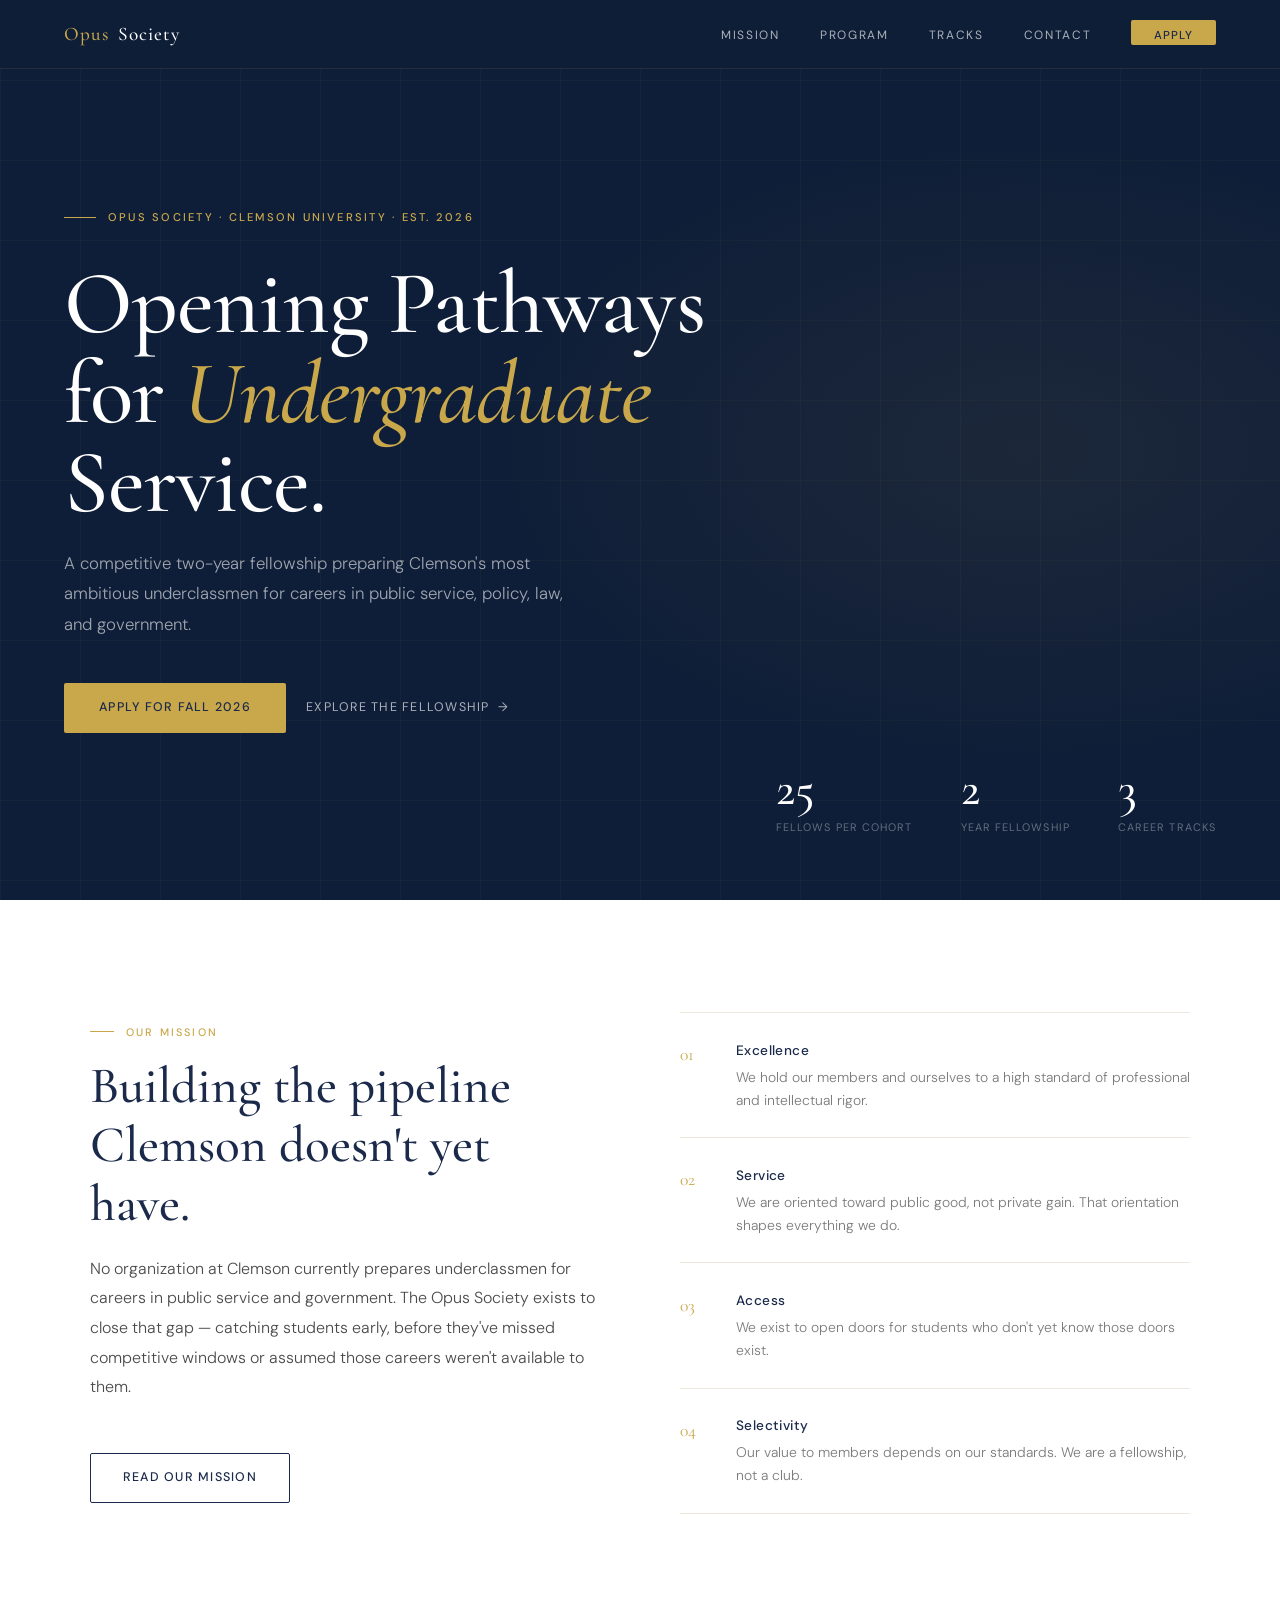
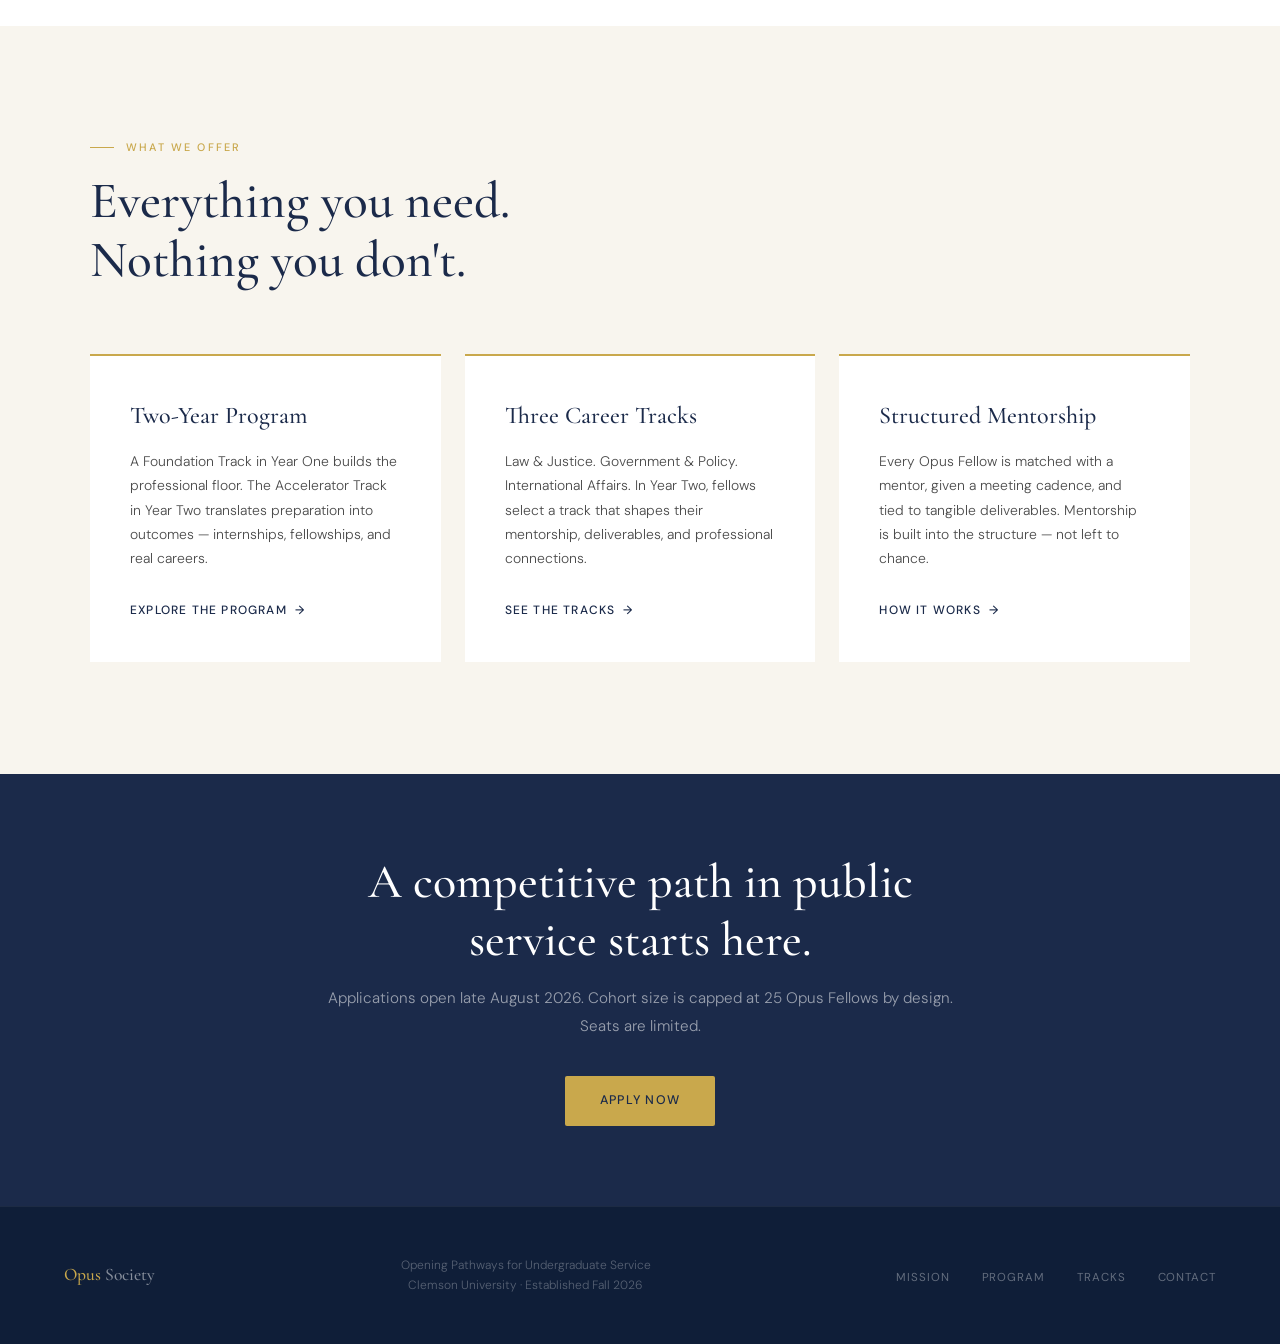
<file: index.html>
<!DOCTYPE html>
<html lang="en">
<head>
<meta charset="UTF-8">
<meta name="viewport" content="width=device-width, initial-scale=1.0">
<title>Opus Society — Clemson University</title>
<link rel="stylesheet" href="_shared.css">
<style>
/* HERO */
.hero {
  min-height: 100vh;
  background: var(--navy-deep);
  display: flex;
  align-items: center;
  position: relative;
  overflow: hidden;
  padding: 8rem 4rem 6rem;
}
.hero-grid {
  position: absolute; top:0;left:0;right:0;bottom:0;
  background-image:
    linear-gradient(rgba(201,168,76,0.04) 1px, transparent 1px),
    linear-gradient(90deg, rgba(201,168,76,0.04) 1px, transparent 1px);
  background-size: 80px 80px;
}
.hero-glow {
  position: absolute; top:0;left:0;right:0;bottom:0;
  background: radial-gradient(ellipse 60% 50% at 80% 50%, rgba(201,168,76,0.07) 0%, transparent 70%);
}
.hero-content {
  position: relative;
  max-width: 780px;
  z-index: 1;
}
.hero-eyebrow {
  display: inline-flex;
  align-items: center;
  gap: 0.75rem;
  font-size: 0.7rem;
  font-weight: 500;
  letter-spacing: 0.2em;
  text-transform: uppercase;
  color: var(--gold);
  margin-bottom: 2rem;
  opacity: 0;
  animation: fadeUp 0.7s 0.1s forwards ease-out;
}
.hero-eyebrow::before { content:''; display:block; width:32px; height:1px; background:var(--gold); }
.hero h1 {
  font-family: 'Cormorant Garamond', serif;
  font-size: clamp(3.5rem, 7vw, 6rem);
  font-weight: 500;
  line-height: 1.0;
  color: var(--white);
  letter-spacing: -0.01em;
  margin-bottom: 1.25rem;
  opacity: 0;
  animation: fadeUp 0.8s 0.25s forwards ease-out;
}
.hero h1 em { font-style: italic; color: var(--gold); }
.hero-sub {
  font-size: 1.05rem;
  font-weight: 300;
  color: rgba(255,255,255,0.6);
  max-width: 520px;
  line-height: 1.8;
  margin-bottom: 2.75rem;
  opacity: 0;
  animation: fadeUp 0.8s 0.4s forwards ease-out;
}
.hero-actions {
  display: flex;
  gap: 1.25rem;
  align-items: center;
  flex-wrap: wrap;
  opacity: 0;
  animation: fadeUp 0.8s 0.55s forwards ease-out;
}
.hero-stats {
  position: absolute;
  right: 4rem; bottom: 4rem;
  display: flex;
  gap: 3rem;
  z-index: 1;
  opacity: 0;
  animation: fadeUp 0.8s 0.65s forwards ease-out;
}
.stat-num {
  font-family: 'Cormorant Garamond', serif;
  font-size: 3rem;
  font-weight: 500;
  color: var(--white);
  line-height: 1;
}
.stat-label {
  font-size: 0.68rem;
  font-weight: 400;
  letter-spacing: 0.1em;
  text-transform: uppercase;
  color: rgba(255,255,255,0.35);
  margin-top: 0.3rem;
}

/* MISSION STRIP */
.mission-strip {
  background: var(--white);
  padding: 7rem 4rem;
}
.mission-grid {
  display: grid;
  grid-template-columns: 1fr 1fr;
  gap: 5rem;
  align-items: center;
  max-width: 1100px;
  margin: 0 auto;
}
.value-row {
  display: flex;
  flex-direction: column;
}
.value-item {
  display: flex;
  gap: 1.5rem;
  padding: 1.6rem 0;
  border-bottom: 1px solid var(--cream-dark);
  align-items: flex-start;
}
.value-item:first-child { border-top: 1px solid var(--cream-dark); }
.value-num {
  font-family: 'Cormorant Garamond', serif;
  font-size: 1.1rem;
  color: var(--gold);
  min-width: 2rem;
  padding-top: 0.1rem;
}
.value-text h4 {
  font-size: 0.85rem;
  font-weight: 500;
  color: var(--navy);
  margin-bottom: 0.25rem;
  letter-spacing: 0.03em;
}
.value-text p {
  font-size: 0.87rem;
  font-weight: 300;
  color: var(--text-light);
  line-height: 1.65;
}

/* FEATURE ROW */
.features {
  background: var(--cream);
  padding: 7rem 4rem;
}
.features-inner {
  max-width: 1100px;
  margin: 0 auto;
}
.features-grid {
  display: grid;
  grid-template-columns: repeat(3, 1fr);
  gap: 1.5rem;
  margin-top: 4rem;
}
.feature-card {
  background: var(--white);
  padding: 2.5rem;
  border-top: 2px solid var(--gold);
}
.feature-card h3 {
  font-family: 'Cormorant Garamond', serif;
  font-size: 1.5rem;
  font-weight: 500;
  color: var(--navy);
  margin-bottom: 0.75rem;
}
.feature-card p {
  font-size: 0.87rem;
  font-weight: 300;
  color: var(--text-mid);
  line-height: 1.75;
  margin-bottom: 1.5rem;
}
.feature-link {
  font-size: 0.75rem;
  font-weight: 500;
  letter-spacing: 0.1em;
  text-transform: uppercase;
  color: var(--navy);
  text-decoration: none;
  display: inline-flex;
  align-items: center;
  gap: 0.5rem;
  transition: gap 0.2s;
}
.feature-link:hover { gap: 0.75rem; }
.feature-link::after { content: '→'; }

/* CTA BAND */
.cta-band {
  background: var(--navy);
  padding: 5rem 4rem;
  text-align: center;
}
.cta-band-inner { max-width: 660px; margin: 0 auto; }
.cta-band h2 {
  font-family: 'Cormorant Garamond', serif;
  font-size: clamp(2rem, 4vw, 3rem);
  font-weight: 500;
  color: var(--white);
  margin-bottom: 1rem;
  line-height: 1.2;
}
.cta-band p {
  font-size: 0.95rem;
  font-weight: 300;
  color: rgba(255,255,255,0.55);
  line-height: 1.8;
  margin-bottom: 2.25rem;
}

@media (max-width: 900px) {
  .hero { padding: 7rem 1.5rem 12rem; }
  .hero-stats { right: 1.5rem; bottom: 3rem; gap: 1.5rem; }
  .mission-grid { grid-template-columns: 1fr; gap: 3rem; }
  .features-grid { grid-template-columns: 1fr; }
  .mission-strip, .features, .cta-band { padding: 5rem 1.5rem; }
}
</style>
</head>
<body>

<nav>
  <a href="index.html" class="nav-logo"><span class="nav-logo-accent">Opus</span> Society</a>
  <ul class="nav-links">
    <li><a href="mission.html">Mission</a></li>
    <li><a href="program.html">Program</a></li>
    <li><a href="tracks.html">Tracks</a></li>
    <li><a href="contact.html">Contact</a></li>
    <li><a href="https://docs.google.com/forms/d/e/1FAIpQLScOeD3cRGY1Q2A4zV4-ZsRsJ67yOEDKR7nTsvE-dXuQdyB-Yw/viewform?usp=dialog" target="_blank" class="nav-cta">Apply</a></li>
  </ul>
</nav>

<section class="hero">
  <div class="hero-grid"></div>
  <div class="hero-glow"></div>
  <div class="hero-content">
    <div class="hero-eyebrow">Opus Society · Clemson University · Est. 2026</div>
    <h1>Opening Pathways<br>for <em>Undergraduate</em><br>Service.</h1>
    <p class="hero-sub">A competitive two-year fellowship preparing Clemson's most ambitious underclassmen for careers in public service, policy, law, and government.</p>
    <div class="hero-actions">
      <a href="https://docs.google.com/forms/d/e/1FAIpQLScOeD3cRGY1Q2A4zV4-ZsRsJ67yOEDKR7nTsvE-dXuQdyB-Yw/viewform?usp=dialog" target="_blank" class="btn-primary">Apply for Fall 2026</a>
      <a href="program.html" class="btn-ghost">Explore the fellowship</a>
    </div>
  </div>
  <div class="hero-stats">
    <div class="stat">
      <div class="stat-num">25</div>
      <div class="stat-label">Fellows per cohort</div>
    </div>
    <div class="stat">
      <div class="stat-num">2</div>
      <div class="stat-label">Year fellowship</div>
    </div>
    <div class="stat">
      <div class="stat-num">3</div>
      <div class="stat-label">Career tracks</div>
    </div>
  </div>
</section>

<section class="mission-strip">
  <div class="mission-grid">
    <div>
      <div class="section-label">Our mission</div>
      <h2 class="section-title">Building the pipeline Clemson doesn't yet have.</h2>
      <p class="section-body">No organization at Clemson currently prepares underclassmen for careers in public service and government. The Opus Society exists to close that gap — catching students early, before they've missed competitive windows or assumed those careers weren't available to them.</p>
      <br>
      <a href="mission.html" class="btn-outline" style="margin-top:1.5rem;">Read our mission</a>
    </div>
    <div class="value-row">
      <div class="value-item">
        <div class="value-num">01</div>
        <div class="value-text">
          <h4>Excellence</h4>
          <p>We hold our members and ourselves to a high standard of professional and intellectual rigor.</p>
        </div>
      </div>
      <div class="value-item">
        <div class="value-num">02</div>
        <div class="value-text">
          <h4>Service</h4>
          <p>We are oriented toward public good, not private gain. That orientation shapes everything we do.</p>
        </div>
      </div>
      <div class="value-item">
        <div class="value-num">03</div>
        <div class="value-text">
          <h4>Access</h4>
          <p>We exist to open doors for students who don't yet know those doors exist.</p>
        </div>
      </div>
      <div class="value-item">
        <div class="value-num">04</div>
        <div class="value-text">
          <h4>Selectivity</h4>
          <p>Our value to members depends on our standards. We are a fellowship, not a club.</p>
        </div>
      </div>
    </div>
  </div>
</section>

<section class="features">
  <div class="features-inner">
    <div class="section-label">What we offer</div>
    <h2 class="section-title">Everything you need.<br>Nothing you don't.</h2>
    <div class="features-grid">
      <div class="feature-card">
        <h3>Two-Year Program</h3>
        <p>A Foundation Track in Year One builds the professional floor. The Accelerator Track in Year Two translates preparation into outcomes — internships, fellowships, and real careers.</p>
        <a href="program.html" class="feature-link">Explore the program</a>
      </div>
      <div class="feature-card">
        <h3>Three Career Tracks</h3>
        <p>Law & Justice. Government & Policy. International Affairs. In Year Two, fellows select a track that shapes their mentorship, deliverables, and professional connections.</p>
        <a href="tracks.html" class="feature-link">See the tracks</a>
      </div>
      <div class="feature-card">
        <h3>Structured Mentorship</h3>
        <p>Every Opus Fellow is matched with a mentor, given a meeting cadence, and tied to tangible deliverables. Mentorship is built into the structure — not left to chance.</p>
        <a href="program.html" class="feature-link">How it works</a>
      </div>
    </div>
  </div>
</section>

<section class="cta-band">
  <div class="cta-band-inner">
    <h2>A competitive path in public service starts here.</h2>
    <p>Applications open late August 2026. Cohort size is capped at 25 Opus Fellows by design. Seats are limited.</p>
    <a href="https://docs.google.com/forms/d/e/1FAIpQLScOeD3cRGY1Q2A4zV4-ZsRsJ67yOEDKR7nTsvE-dXuQdyB-Yw/viewform?usp=dialog" target="_blank" class="btn-primary">Apply Now</a>
  </div>
</section>

<footer>
  <div class="footer-logo"><span>Opus</span> Society</div>
  <div class="footer-mid">Opening Pathways for Undergraduate Service<br>Clemson University · Established Fall 2026</div>
  <ul class="footer-links">
    <li><a href="mission.html">Mission</a></li>
    <li><a href="program.html">Program</a></li>
    <li><a href="tracks.html">Tracks</a></li>
    <li><a href="contact.html">Contact</a></li>
  </ul>
</footer>

</body>
</html>
</file>
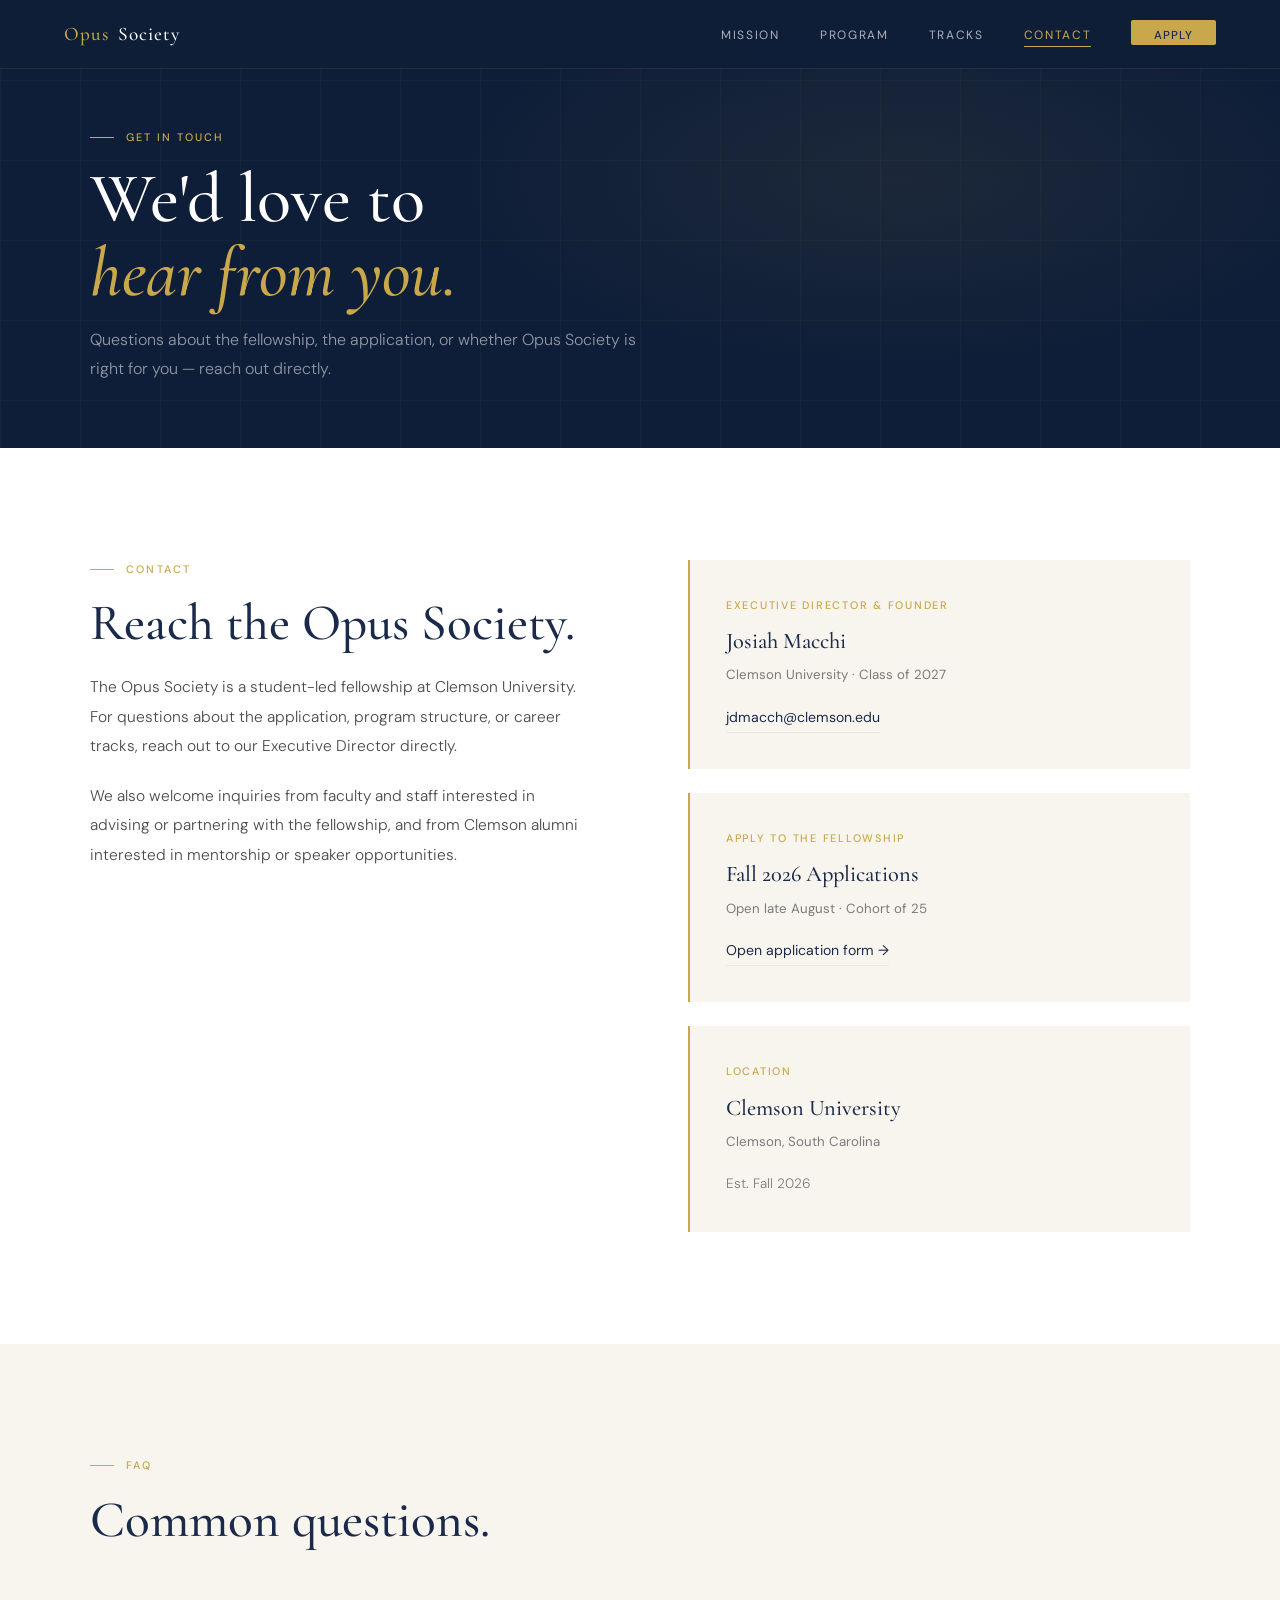
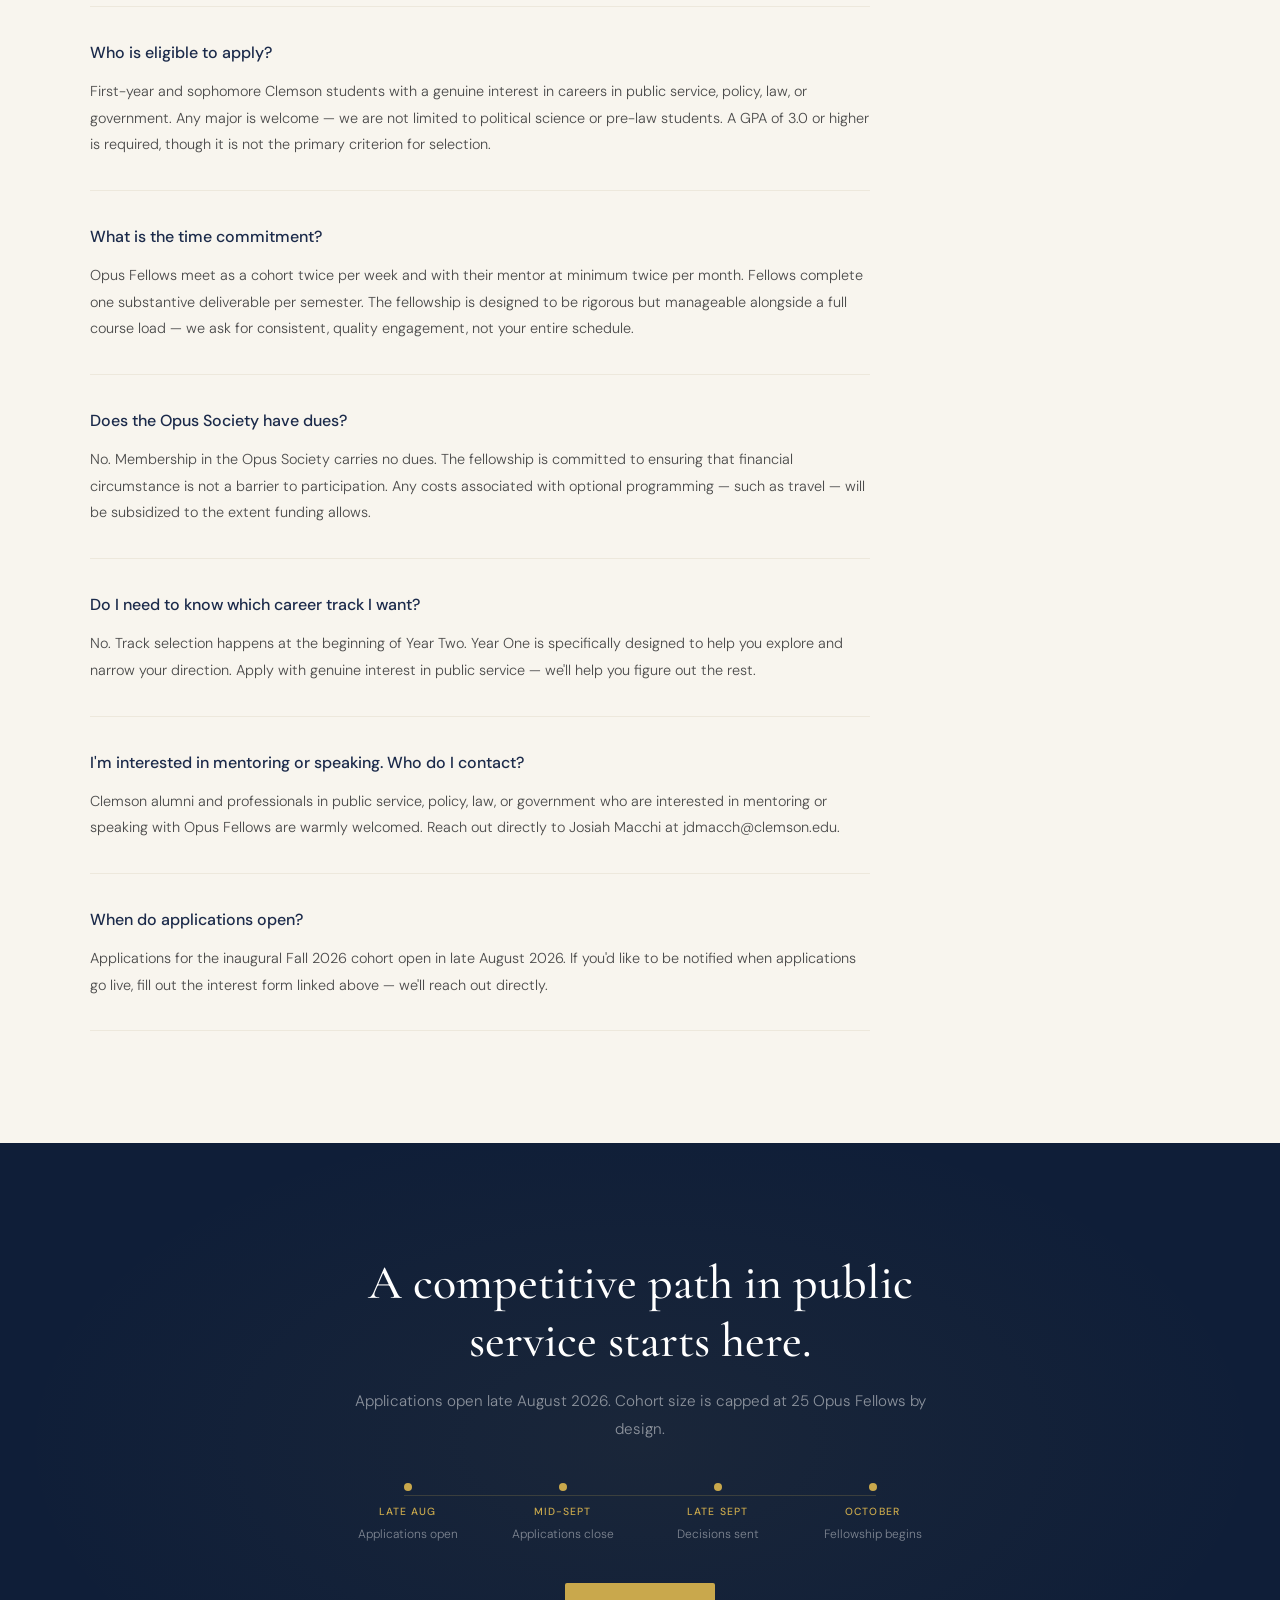
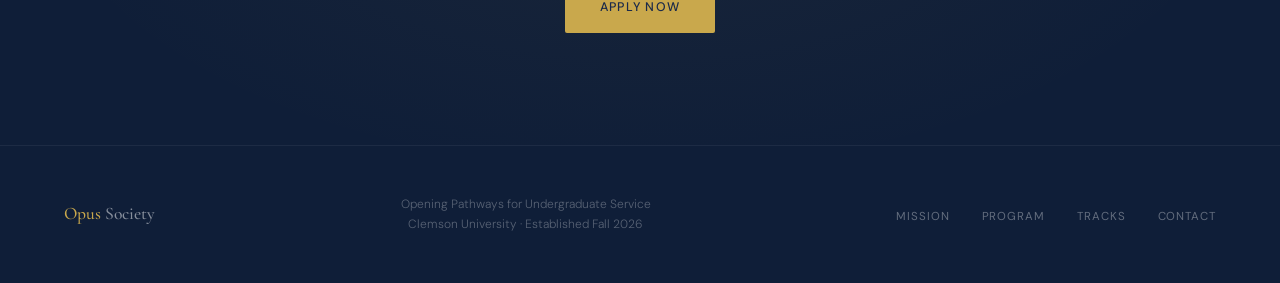
<file: contact.html>
<!DOCTYPE html>
<html lang="en">
<head>
<meta charset="UTF-8">
<meta name="viewport" content="width=device-width, initial-scale=1.0">
<title>Contact — Opus Society</title>
<link rel="stylesheet" href="_shared.css">
<style>
.contact-section { background: var(--white); }
.contact-grid {
  display: grid;
  grid-template-columns: 1fr 1fr;
  gap: 6rem;
  align-items: start;
}
.contact-intro p {
  font-size: 0.97rem;
  font-weight: 300;
  color: var(--text-mid);
  line-height: 1.9;
  margin-bottom: 1.25rem;
}
.contact-cards {
  display: flex;
  flex-direction: column;
  gap: 1.5rem;
}
.contact-card {
  background: var(--cream);
  padding: 2.25rem;
  border-left: 2px solid var(--gold);
}
.contact-card-label {
  font-size: 0.68rem;
  font-weight: 500;
  letter-spacing: 0.16em;
  text-transform: uppercase;
  color: var(--gold);
  margin-bottom: 0.5rem;
}
.contact-card h3 {
  font-family: 'Cormorant Garamond', serif;
  font-size: 1.4rem;
  font-weight: 500;
  color: var(--navy);
  margin-bottom: 0.25rem;
}
.contact-card .role {
  font-size: 0.83rem;
  font-weight: 400;
  color: var(--text-light);
  margin-bottom: 1rem;
}
.contact-link {
  font-size: 0.88rem;
  font-weight: 400;
  color: var(--navy);
  text-decoration: none;
  display: inline-flex;
  align-items: center;
  gap: 0.5rem;
  border-bottom: 1px solid var(--cream-dark);
  padding-bottom: 2px;
  transition: border-color 0.2s, color 0.2s;
}
.contact-link:hover { border-color: var(--gold); color: var(--gold); }

/* FAQ */
.faq-section { background: var(--cream); }
.faq-list {
  display: flex;
  flex-direction: column;
  gap: 0;
  margin-top: 3.5rem;
  max-width: 780px;
}
.faq-item {
  padding: 2rem 0;
  border-bottom: 1px solid var(--cream-dark);
}
.faq-item:first-child { border-top: 1px solid var(--cream-dark); }
.faq-q {
  font-size: 1rem;
  font-weight: 500;
  color: var(--navy);
  margin-bottom: 0.75rem;
}
.faq-a {
  font-size: 0.9rem;
  font-weight: 300;
  color: var(--text-mid);
  line-height: 1.85;
}

/* APPLY BAND */
.apply-band {
  background: var(--navy-deep);
  text-align: center;
  position: relative;
  overflow: hidden;
}
.apply-band::before {
  content: '';
  position: absolute; top:0;left:0;right:0;bottom:0;
  background: radial-gradient(ellipse 70% 80% at 50% 50%, rgba(201,168,76,0.06) 0%, transparent 70%);
}
.apply-band-inner { position: relative; z-index: 1; max-width: 620px; margin: 0 auto; }
.apply-band h2 {
  font-family: 'Cormorant Garamond', serif;
  font-size: clamp(2rem, 4vw, 3rem);
  font-weight: 500;
  color: var(--white);
  line-height: 1.2;
  margin-bottom: 1rem;
}
.apply-band p {
  font-size: 0.95rem;
  font-weight: 300;
  color: rgba(255,255,255,0.5);
  line-height: 1.85;
  margin-bottom: 2.25rem;
}
.apply-timeline {
  display: flex;
  justify-content: center;
  gap: 0;
  margin: 2.5rem 0;
  position: relative;
}
.apply-timeline::before {
  content: '';
  position: absolute;
  top: 12px; left: 12%; right: 12%;
  height: 1px;
  background: rgba(201,168,76,0.2);
}
.tl-step { flex: 1; text-align: center; position: relative; }
.tl-dot {
  width: 8px; height: 8px;
  background: var(--gold);
  border-radius: 50%;
  margin: 0 auto 0.75rem;
  position: relative; z-index: 1;
}
.tl-m {
  font-size: 0.65rem;
  font-weight: 500;
  letter-spacing: 0.1em;
  text-transform: uppercase;
  color: var(--gold);
  margin-bottom: 0.35rem;
}
.tl-e {
  font-size: 0.75rem;
  font-weight: 300;
  color: rgba(255,255,255,0.45);
  line-height: 1.4;
}

@media (max-width: 900px) {
  .contact-grid { grid-template-columns: 1fr; gap: 3.5rem; }
}
</style>
</head>
<body>

<nav>
  <a href="index.html" class="nav-logo"><span class="nav-logo-accent">Opus</span> Society</a>
  <ul class="nav-links">
    <li><a href="mission.html">Mission</a></li>
    <li><a href="program.html">Program</a></li>
    <li><a href="tracks.html">Tracks</a></li>
    <li><a href="contact.html" class="active">Contact</a></li>
    <li><a href="https://docs.google.com/forms/d/e/1FAIpQLScOeD3cRGY1Q2A4zV4-ZsRsJ67yOEDKR7nTsvE-dXuQdyB-Yw/viewform?usp=dialog" target="_blank" class="nav-cta">Apply</a></li>
  </ul>
</nav>

<div class="page-hero">
  <div class="page-hero-grid"></div>
  <div class="page-hero-glow"></div>
  <div class="page-hero-content">
    <div class="page-hero-eyebrow">Get in touch</div>
    <h1>We'd love to<br><em>hear from you.</em></h1>
    <p class="page-hero-sub">Questions about the fellowship, the application, or whether Opus Society is right for you — reach out directly.</p>
  </div>
</div>

<section class="contact-section">
  <div class="section-inner">
    <div class="contact-grid">
      <div class="contact-intro">
        <div class="section-label">Contact</div>
        <h2 class="section-title">Reach the Opus Society.</h2>
        <p>The Opus Society is a student-led fellowship at Clemson University. For questions about the application, program structure, or career tracks, reach out to our Executive Director directly.</p>
        <p>We also welcome inquiries from faculty and staff interested in advising or partnering with the fellowship, and from Clemson alumni interested in mentorship or speaker opportunities.</p>
      </div>
      <div class="contact-cards">
        <div class="contact-card">
          <div class="contact-card-label">Executive Director &amp; Founder</div>
          <h3>Josiah Macchi</h3>
          <div class="role">Clemson University · Class of 2027</div>
          <a href="mailto:jdmacch@clemson.edu" class="contact-link">jdmacch@clemson.edu</a>
        </div>
        <div class="contact-card">
          <div class="contact-card-label">Apply to the fellowship</div>
          <h3>Fall 2026 Applications</h3>
          <div class="role">Open late August · Cohort of 25</div>
          <a href="https://docs.google.com/forms/d/e/1FAIpQLScOeD3cRGY1Q2A4zV4-ZsRsJ67yOEDKR7nTsvE-dXuQdyB-Yw/viewform?usp=dialog" target="_blank" class="contact-link">Open application form →</a>
        </div>
        <div class="contact-card">
          <div class="contact-card-label">Location</div>
          <h3>Clemson University</h3>
          <div class="role">Clemson, South Carolina</div>
          <span style="font-size:0.85rem; color:var(--text-light); font-weight:300;">Est. Fall 2026</span>
        </div>
      </div>
    </div>
  </div>
</section>

<section class="faq-section">
  <div class="section-inner">
    <div class="section-label">FAQ</div>
    <h2 class="section-title">Common questions.</h2>
    <div class="faq-list">
      <div class="faq-item">
        <div class="faq-q">Who is eligible to apply?</div>
        <p class="faq-a">First-year and sophomore Clemson students with a genuine interest in careers in public service, policy, law, or government. Any major is welcome — we are not limited to political science or pre-law students. A GPA of 3.0 or higher is required, though it is not the primary criterion for selection.</p>
      </div>
      <div class="faq-item">
        <div class="faq-q">What is the time commitment?</div>
        <p class="faq-a">Opus Fellows meet as a cohort twice per week and with their mentor at minimum twice per month. Fellows complete one substantive deliverable per semester. The fellowship is designed to be rigorous but manageable alongside a full course load — we ask for consistent, quality engagement, not your entire schedule.</p>
      </div>
      <div class="faq-item">
        <div class="faq-q">Does the Opus Society have dues?</div>
        <p class="faq-a">No. Membership in the Opus Society carries no dues. The fellowship is committed to ensuring that financial circumstance is not a barrier to participation. Any costs associated with optional programming — such as travel — will be subsidized to the extent funding allows.</p>
      </div>
      <div class="faq-item">
        <div class="faq-q">Do I need to know which career track I want?</div>
        <p class="faq-a">No. Track selection happens at the beginning of Year Two. Year One is specifically designed to help you explore and narrow your direction. Apply with genuine interest in public service — we'll help you figure out the rest.</p>
      </div>
      <div class="faq-item">
        <div class="faq-q">I'm interested in mentoring or speaking. Who do I contact?</div>
        <p class="faq-a">Clemson alumni and professionals in public service, policy, law, or government who are interested in mentoring or speaking with Opus Fellows are warmly welcomed. Reach out directly to Josiah Macchi at jdmacch@clemson.edu.</p>
      </div>
      <div class="faq-item">
        <div class="faq-q">When do applications open?</div>
        <p class="faq-a">Applications for the inaugural Fall 2026 cohort open in late August 2026. If you'd like to be notified when applications go live, fill out the interest form linked above — we'll reach out directly.</p>
      </div>
    </div>
  </div>
</section>

<section class="apply-band">
  <div class="section-inner">
    <div class="apply-band-inner">
      <h2>A competitive path in public service starts here.</h2>
      <p>Applications open late August 2026. Cohort size is capped at 25 Opus Fellows by design.</p>
      <div class="apply-timeline">
        <div class="tl-step"><div class="tl-dot"></div><div class="tl-m">Late Aug</div><div class="tl-e">Applications open</div></div>
        <div class="tl-step"><div class="tl-dot"></div><div class="tl-m">Mid-Sept</div><div class="tl-e">Applications close</div></div>
        <div class="tl-step"><div class="tl-dot"></div><div class="tl-m">Late Sept</div><div class="tl-e">Decisions sent</div></div>
        <div class="tl-step"><div class="tl-dot"></div><div class="tl-m">October</div><div class="tl-e">Fellowship begins</div></div>
      </div>
      <a href="https://docs.google.com/forms/d/e/1FAIpQLScOeD3cRGY1Q2A4zV4-ZsRsJ67yOEDKR7nTsvE-dXuQdyB-Yw/viewform?usp=dialog" target="_blank" class="btn-primary">Apply Now</a>
    </div>
  </div>
</section>

<footer>
  <div class="footer-logo"><span>Opus</span> Society</div>
  <div class="footer-mid">Opening Pathways for Undergraduate Service<br>Clemson University · Established Fall 2026</div>
  <ul class="footer-links">
    <li><a href="mission.html">Mission</a></li>
    <li><a href="program.html">Program</a></li>
    <li><a href="tracks.html">Tracks</a></li>
    <li><a href="contact.html">Contact</a></li>
  </ul>
</footer>

</body>
</html>
</file>
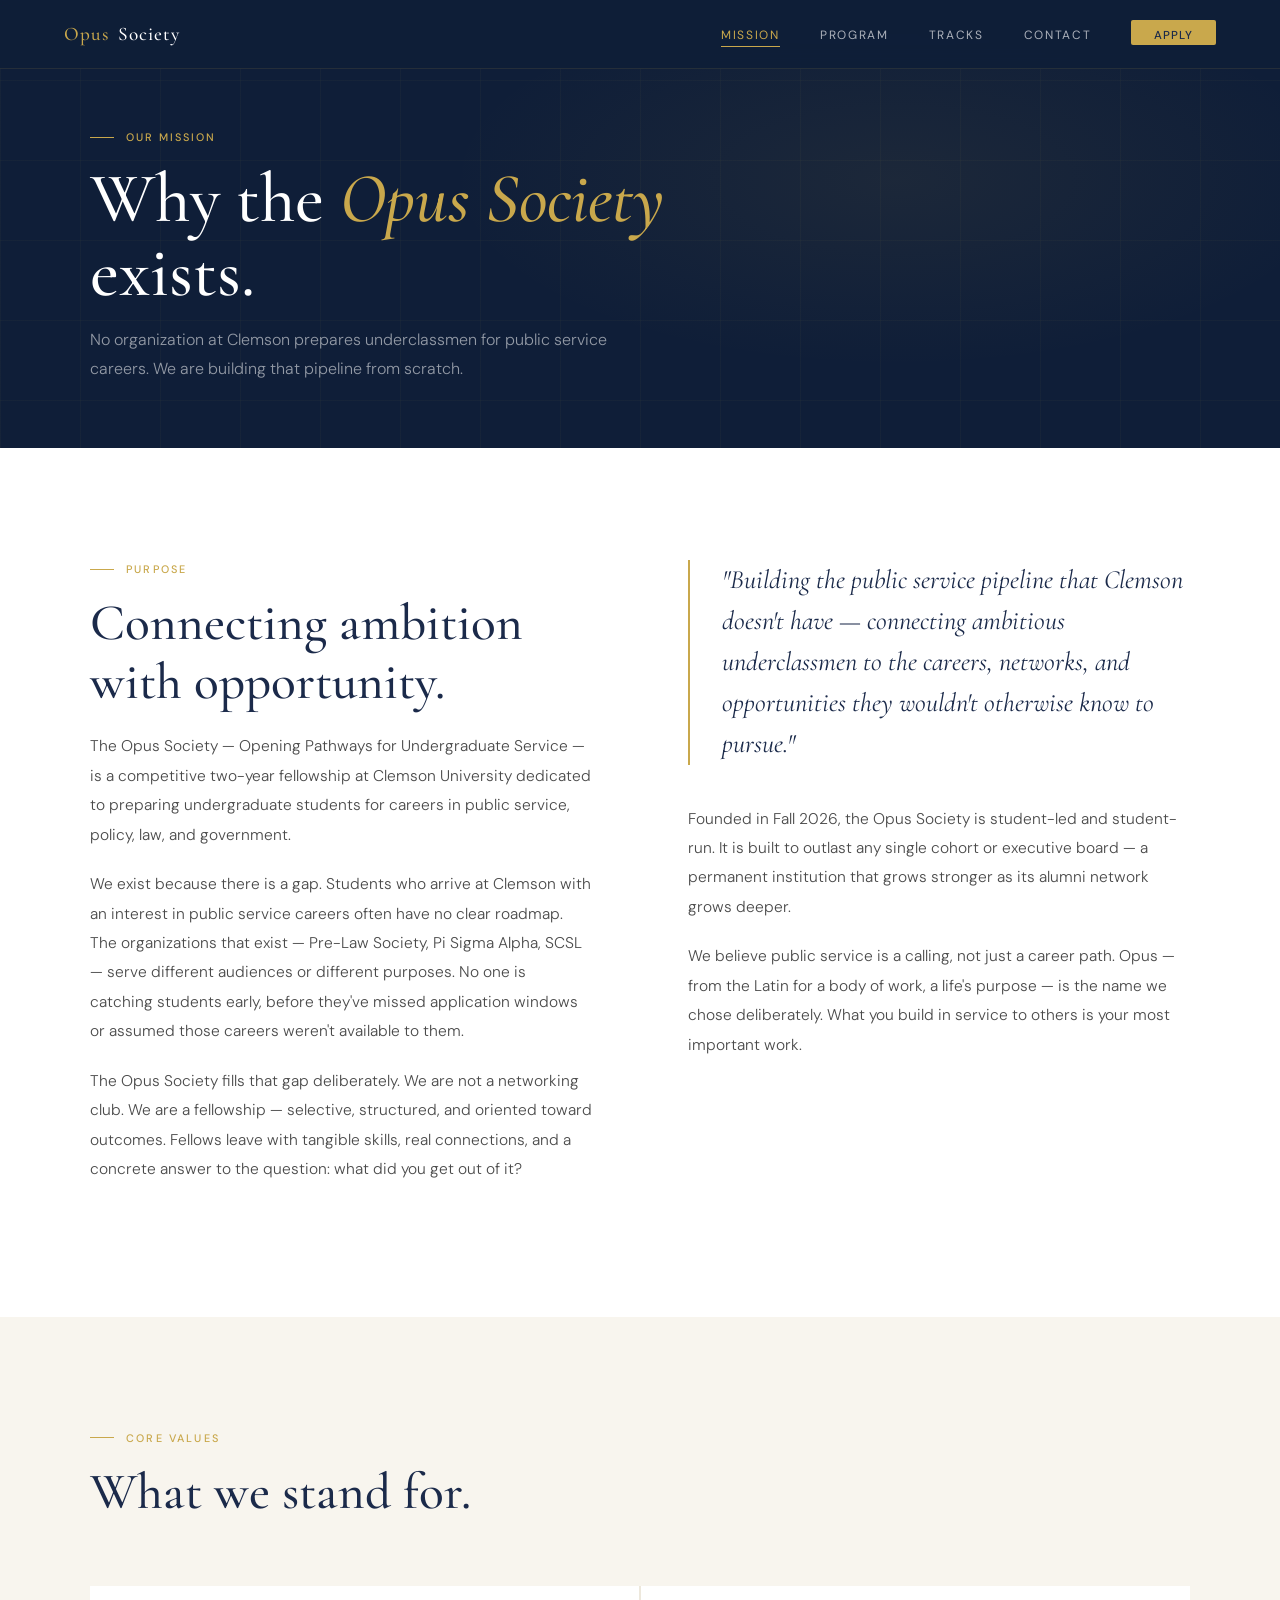
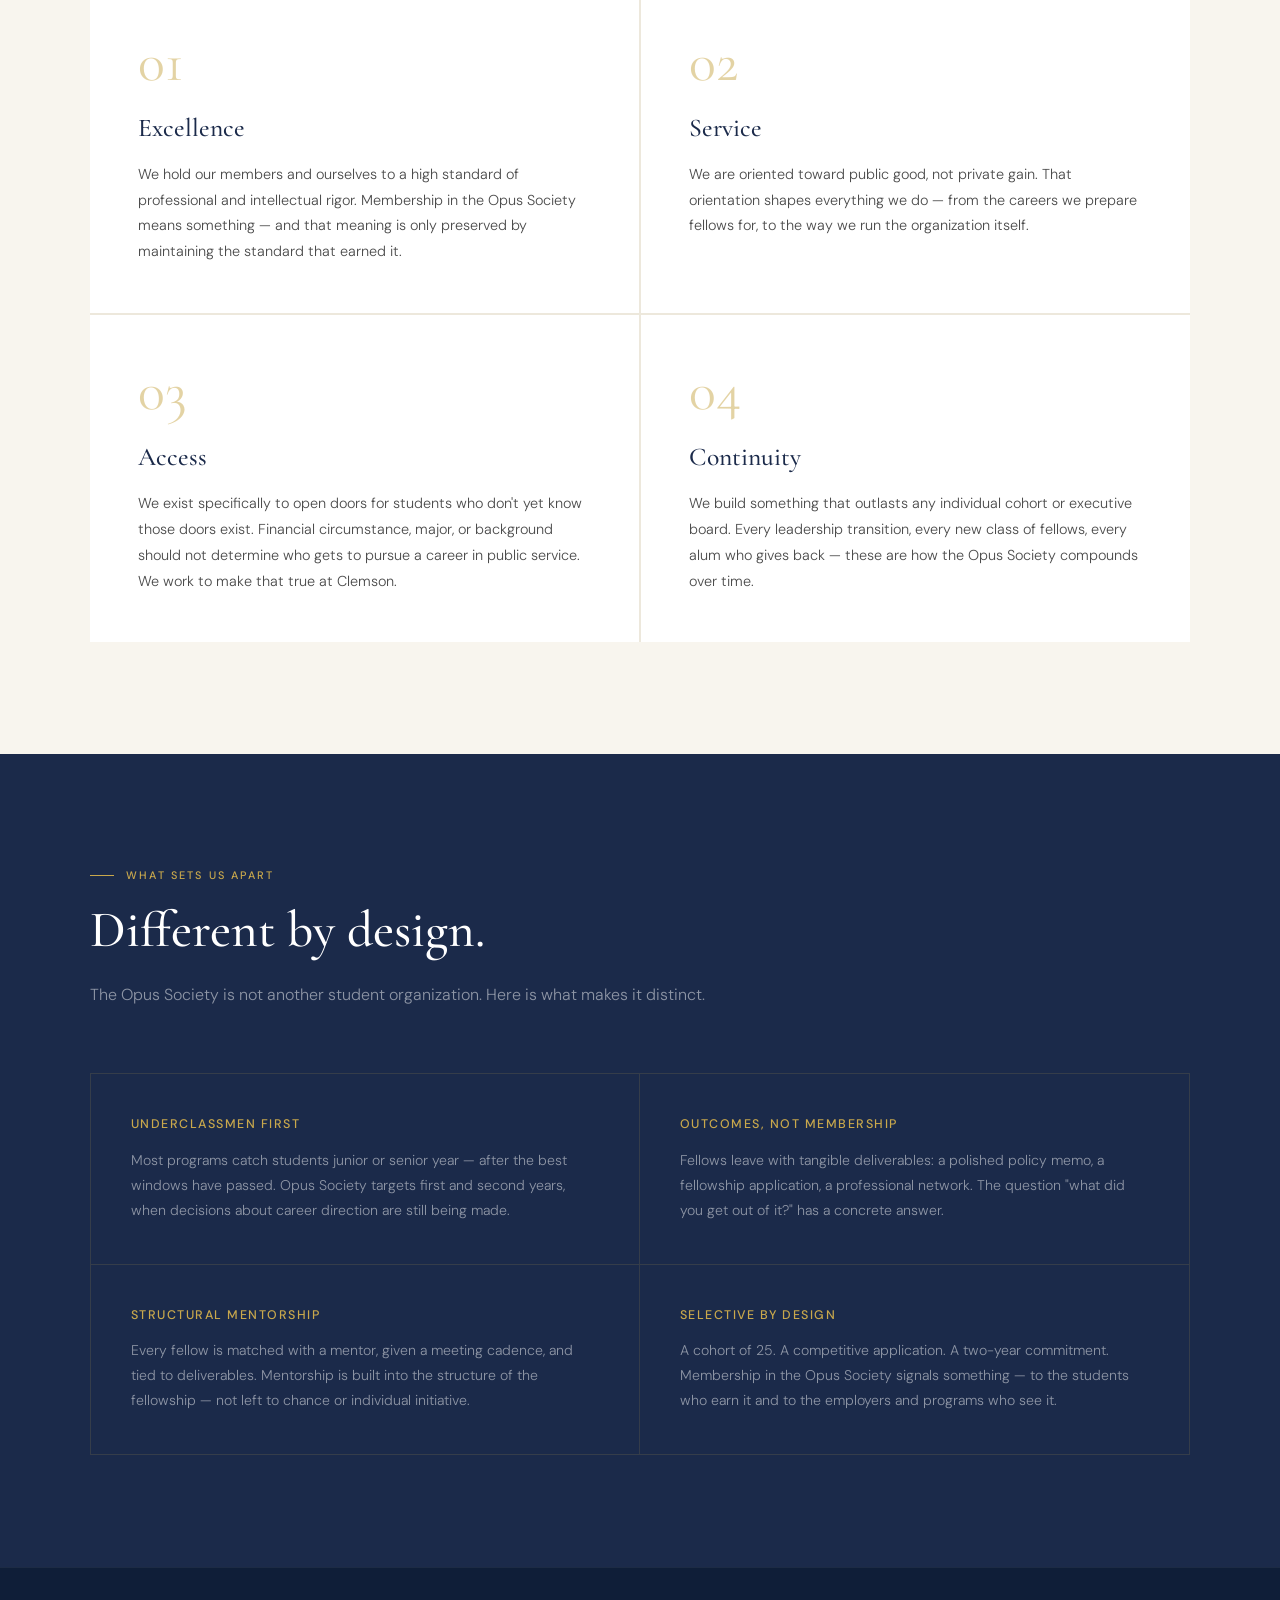
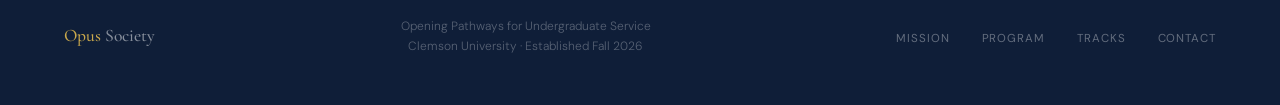
<file: mission.html>
<!DOCTYPE html>
<html lang="en">
<head>
<meta charset="UTF-8">
<meta name="viewport" content="width=device-width, initial-scale=1.0">
<title>Mission — Opus Society</title>
<link rel="stylesheet" href="_shared.css">
<style>
.mission-body { background: var(--white); }
.mission-grid {
  display: grid;
  grid-template-columns: 1fr 1fr;
  gap: 6rem;
  align-items: start;
}
.mission-statement {
  font-family: 'Cormorant Garamond', serif;
  font-size: 1.65rem;
  font-weight: 400;
  font-style: italic;
  color: var(--navy);
  line-height: 1.55;
  padding-left: 2rem;
  border-left: 2px solid var(--gold);
  margin-bottom: 2.5rem;
}
.mission-para {
  font-size: 0.97rem;
  font-weight: 300;
  color: var(--text-mid);
  line-height: 1.9;
  margin-bottom: 1.25rem;
}

/* VALUES */
.values-section { background: var(--cream); }
.values-grid {
  display: grid;
  grid-template-columns: repeat(2, 1fr);
  gap: 2px;
  background: var(--cream-dark);
  margin-top: 4rem;
}
.value-card {
  background: var(--white);
  padding: 3rem;
}
.value-card-num {
  font-family: 'Cormorant Garamond', serif;
  font-size: 3.5rem;
  font-weight: 400;
  color: var(--gold);
  line-height: 1;
  margin-bottom: 1rem;
  opacity: 0.5;
}
.value-card h3 {
  font-family: 'Cormorant Garamond', serif;
  font-size: 1.6rem;
  font-weight: 500;
  color: var(--navy);
  margin-bottom: 0.75rem;
}
.value-card p {
  font-size: 0.9rem;
  font-weight: 300;
  color: var(--text-mid);
  line-height: 1.8;
}

/* DIFFERENTIATION */
.diff-section { background: var(--navy); }
.diff-section .section-title { color: var(--white); }
.diff-section .section-body { color: rgba(255,255,255,0.5); }
.diff-grid {
  display: grid;
  grid-template-columns: repeat(2, 1fr);
  gap: 0;
  margin-top: 4rem;
  border: 1px solid rgba(201,168,76,0.15);
}
.diff-item {
  padding: 2.5rem;
  border-right: 1px solid rgba(201,168,76,0.15);
  border-bottom: 1px solid rgba(201,168,76,0.15);
  transition: background 0.3s;
}
.diff-item:hover { background: rgba(201,168,76,0.04); }
.diff-item:nth-child(even) { border-right: none; }
.diff-item:nth-last-child(-n+2) { border-bottom: none; }
.diff-item h4 {
  font-size: 0.78rem;
  font-weight: 500;
  letter-spacing: 0.12em;
  text-transform: uppercase;
  color: var(--gold);
  margin-bottom: 0.75rem;
}
.diff-item p {
  font-size: 0.88rem;
  font-weight: 300;
  color: rgba(255,255,255,0.5);
  line-height: 1.8;
}

@media (max-width: 900px) {
  .mission-grid { grid-template-columns: 1fr; gap: 3rem; }
  .values-grid { grid-template-columns: 1fr; }
  .diff-grid { grid-template-columns: 1fr; }
  .diff-item { border-right: none; }
  .diff-item:nth-last-child(-n+2) { border-bottom: 1px solid rgba(201,168,76,0.15); }
  .diff-item:last-child { border-bottom: none; }
}
</style>
</head>
<body>

<nav>
  <a href="index.html" class="nav-logo"><span class="nav-logo-accent">Opus</span> Society</a>
  <ul class="nav-links">
    <li><a href="mission.html" class="active">Mission</a></li>
    <li><a href="program.html">Program</a></li>
    <li><a href="tracks.html">Tracks</a></li>
    <li><a href="contact.html">Contact</a></li>
    <li><a href="https://docs.google.com/forms/d/e/1FAIpQLScOeD3cRGY1Q2A4zV4-ZsRsJ67yOEDKR7nTsvE-dXuQdyB-Yw/viewform?usp=dialog" target="_blank" class="nav-cta">Apply</a></li>
  </ul>
</nav>

<div class="page-hero">
  <div class="page-hero-grid"></div>
  <div class="page-hero-glow"></div>
  <div class="page-hero-content">
    <div class="page-hero-eyebrow">Our mission</div>
    <h1>Why the <em>Opus Society</em><br>exists.</h1>
    <p class="page-hero-sub">No organization at Clemson prepares underclassmen for public service careers. We are building that pipeline from scratch.</p>
  </div>
</div>

<section class="mission-body">
  <div class="section-inner">
    <div class="mission-grid">
      <div>
        <div class="section-label">Purpose</div>
        <h2 class="section-title">Connecting ambition with opportunity.</h2>
        <p class="mission-para">The Opus Society — Opening Pathways for Undergraduate Service — is a competitive two-year fellowship at Clemson University dedicated to preparing undergraduate students for careers in public service, policy, law, and government.</p>
        <p class="mission-para">We exist because there is a gap. Students who arrive at Clemson with an interest in public service careers often have no clear roadmap. The organizations that exist — Pre-Law Society, Pi Sigma Alpha, SCSL — serve different audiences or different purposes. No one is catching students early, before they've missed application windows or assumed those careers weren't available to them.</p>
        <p class="mission-para">The Opus Society fills that gap deliberately. We are not a networking club. We are a fellowship — selective, structured, and oriented toward outcomes. Fellows leave with tangible skills, real connections, and a concrete answer to the question: what did you get out of it?</p>
      </div>
      <div>
        <p class="mission-statement">"Building the public service pipeline that Clemson doesn't have — connecting ambitious underclassmen to the careers, networks, and opportunities they wouldn't otherwise know to pursue."</p>
        <p class="mission-para">Founded in Fall 2026, the Opus Society is student-led and student-run. It is built to outlast any single cohort or executive board — a permanent institution that grows stronger as its alumni network grows deeper.</p>
        <p class="mission-para">We believe public service is a calling, not just a career path. Opus — from the Latin for a body of work, a life's purpose — is the name we chose deliberately. What you build in service to others is your most important work.</p>
      </div>
    </div>
  </div>
</section>

<section class="values-section">
  <div class="section-inner">
    <div class="section-label">Core values</div>
    <h2 class="section-title">What we stand for.</h2>
    <div class="values-grid">
      <div class="value-card">
        <div class="value-card-num">01</div>
        <h3>Excellence</h3>
        <p>We hold our members and ourselves to a high standard of professional and intellectual rigor. Membership in the Opus Society means something — and that meaning is only preserved by maintaining the standard that earned it.</p>
      </div>
      <div class="value-card">
        <div class="value-card-num">02</div>
        <h3>Service</h3>
        <p>We are oriented toward public good, not private gain. That orientation shapes everything we do — from the careers we prepare fellows for, to the way we run the organization itself.</p>
      </div>
      <div class="value-card">
        <div class="value-card-num">03</div>
        <h3>Access</h3>
        <p>We exist specifically to open doors for students who don't yet know those doors exist. Financial circumstance, major, or background should not determine who gets to pursue a career in public service. We work to make that true at Clemson.</p>
      </div>
      <div class="value-card">
        <div class="value-card-num">04</div>
        <h3>Continuity</h3>
        <p>We build something that outlasts any individual cohort or executive board. Every leadership transition, every new class of fellows, every alum who gives back — these are how the Opus Society compounds over time.</p>
      </div>
    </div>
  </div>
</section>

<section class="diff-section">
  <div class="section-inner">
    <div class="section-label">What sets us apart</div>
    <h2 class="section-title">Different by design.</h2>
    <p class="section-body">The Opus Society is not another student organization. Here is what makes it distinct.</p>
    <div class="diff-grid">
      <div class="diff-item">
        <h4>Underclassmen first</h4>
        <p>Most programs catch students junior or senior year — after the best windows have passed. Opus Society targets first and second years, when decisions about career direction are still being made.</p>
      </div>
      <div class="diff-item">
        <h4>Outcomes, not membership</h4>
        <p>Fellows leave with tangible deliverables: a polished policy memo, a fellowship application, a professional network. The question "what did you get out of it?" has a concrete answer.</p>
      </div>
      <div class="diff-item">
        <h4>Structural mentorship</h4>
        <p>Every fellow is matched with a mentor, given a meeting cadence, and tied to deliverables. Mentorship is built into the structure of the fellowship — not left to chance or individual initiative.</p>
      </div>
      <div class="diff-item">
        <h4>Selective by design</h4>
        <p>A cohort of 25. A competitive application. A two-year commitment. Membership in the Opus Society signals something — to the students who earn it and to the employers and programs who see it.</p>
      </div>
    </div>
  </div>
</section>

<footer>
  <div class="footer-logo"><span>Opus</span> Society</div>
  <div class="footer-mid">Opening Pathways for Undergraduate Service<br>Clemson University · Established Fall 2026</div>
  <ul class="footer-links">
    <li><a href="mission.html">Mission</a></li>
    <li><a href="program.html">Program</a></li>
    <li><a href="tracks.html">Tracks</a></li>
    <li><a href="contact.html">Contact</a></li>
  </ul>
</footer>

</body>
</html>
</file>
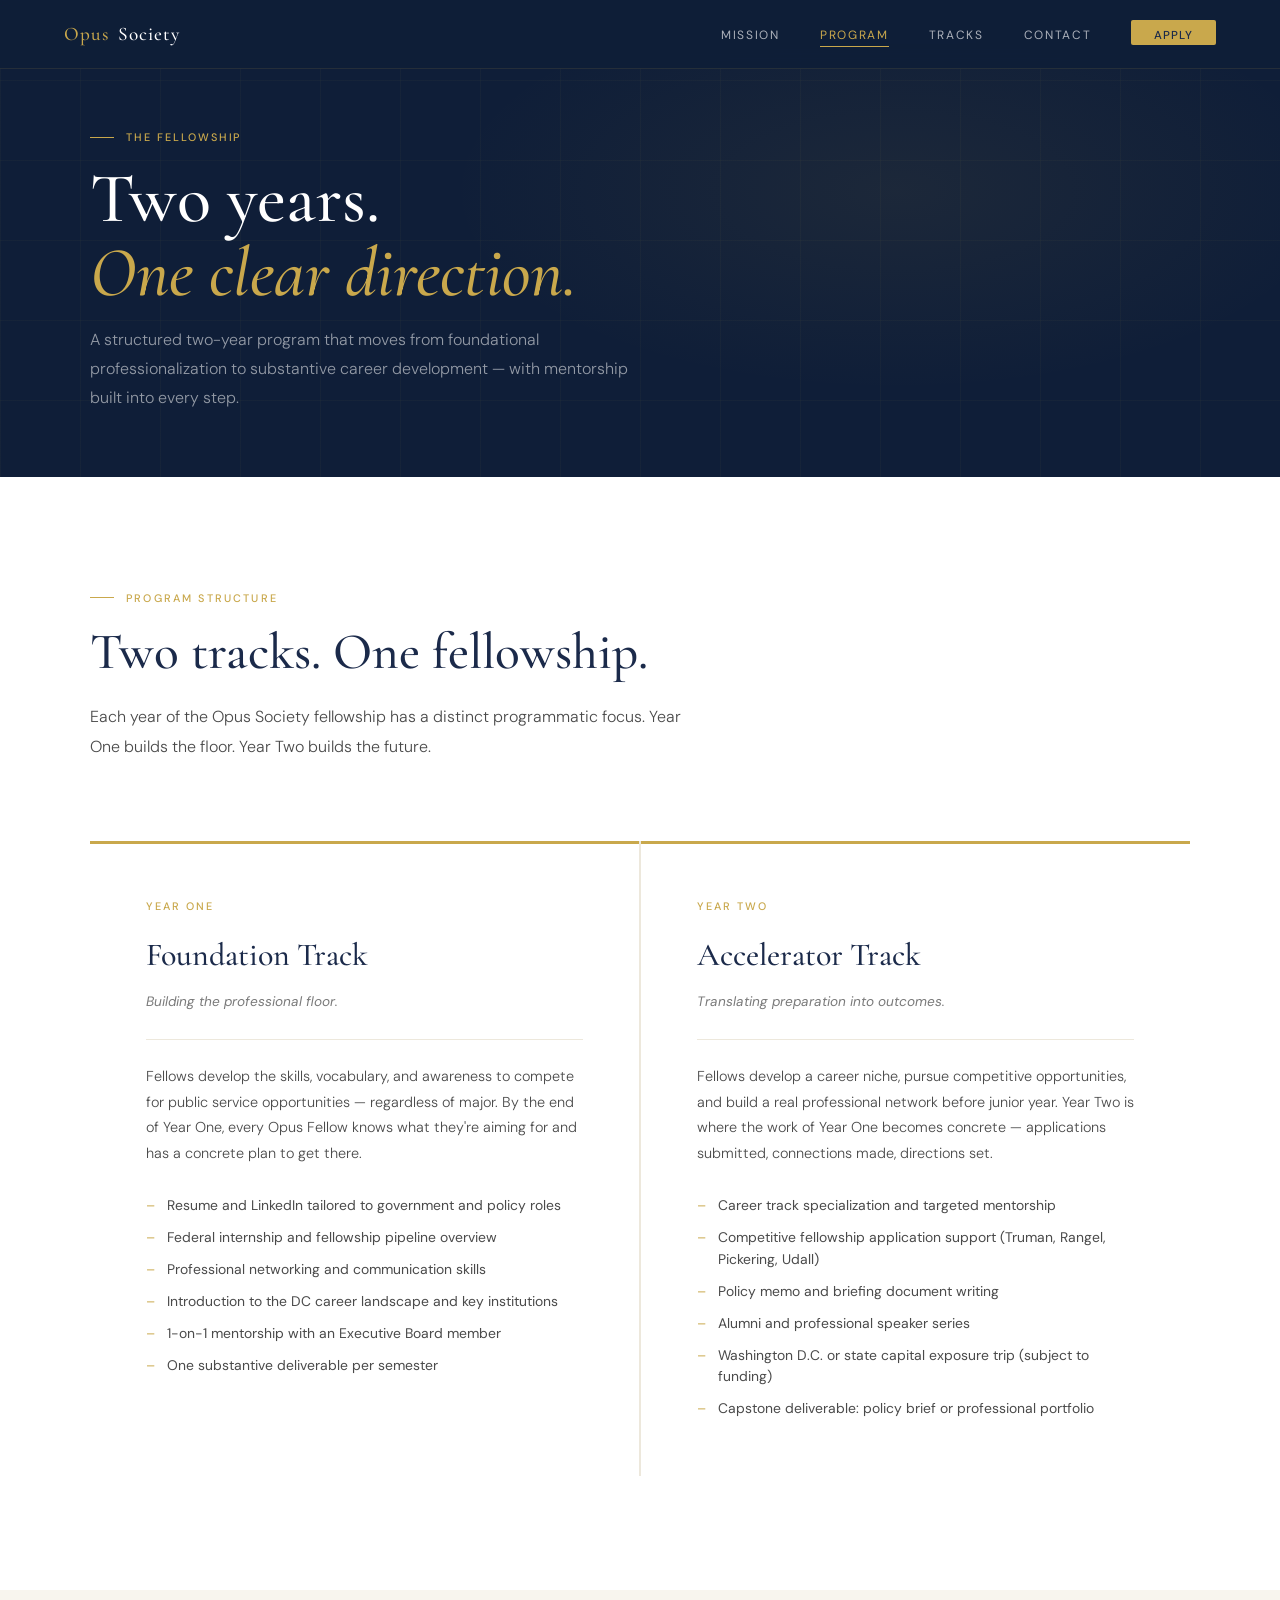
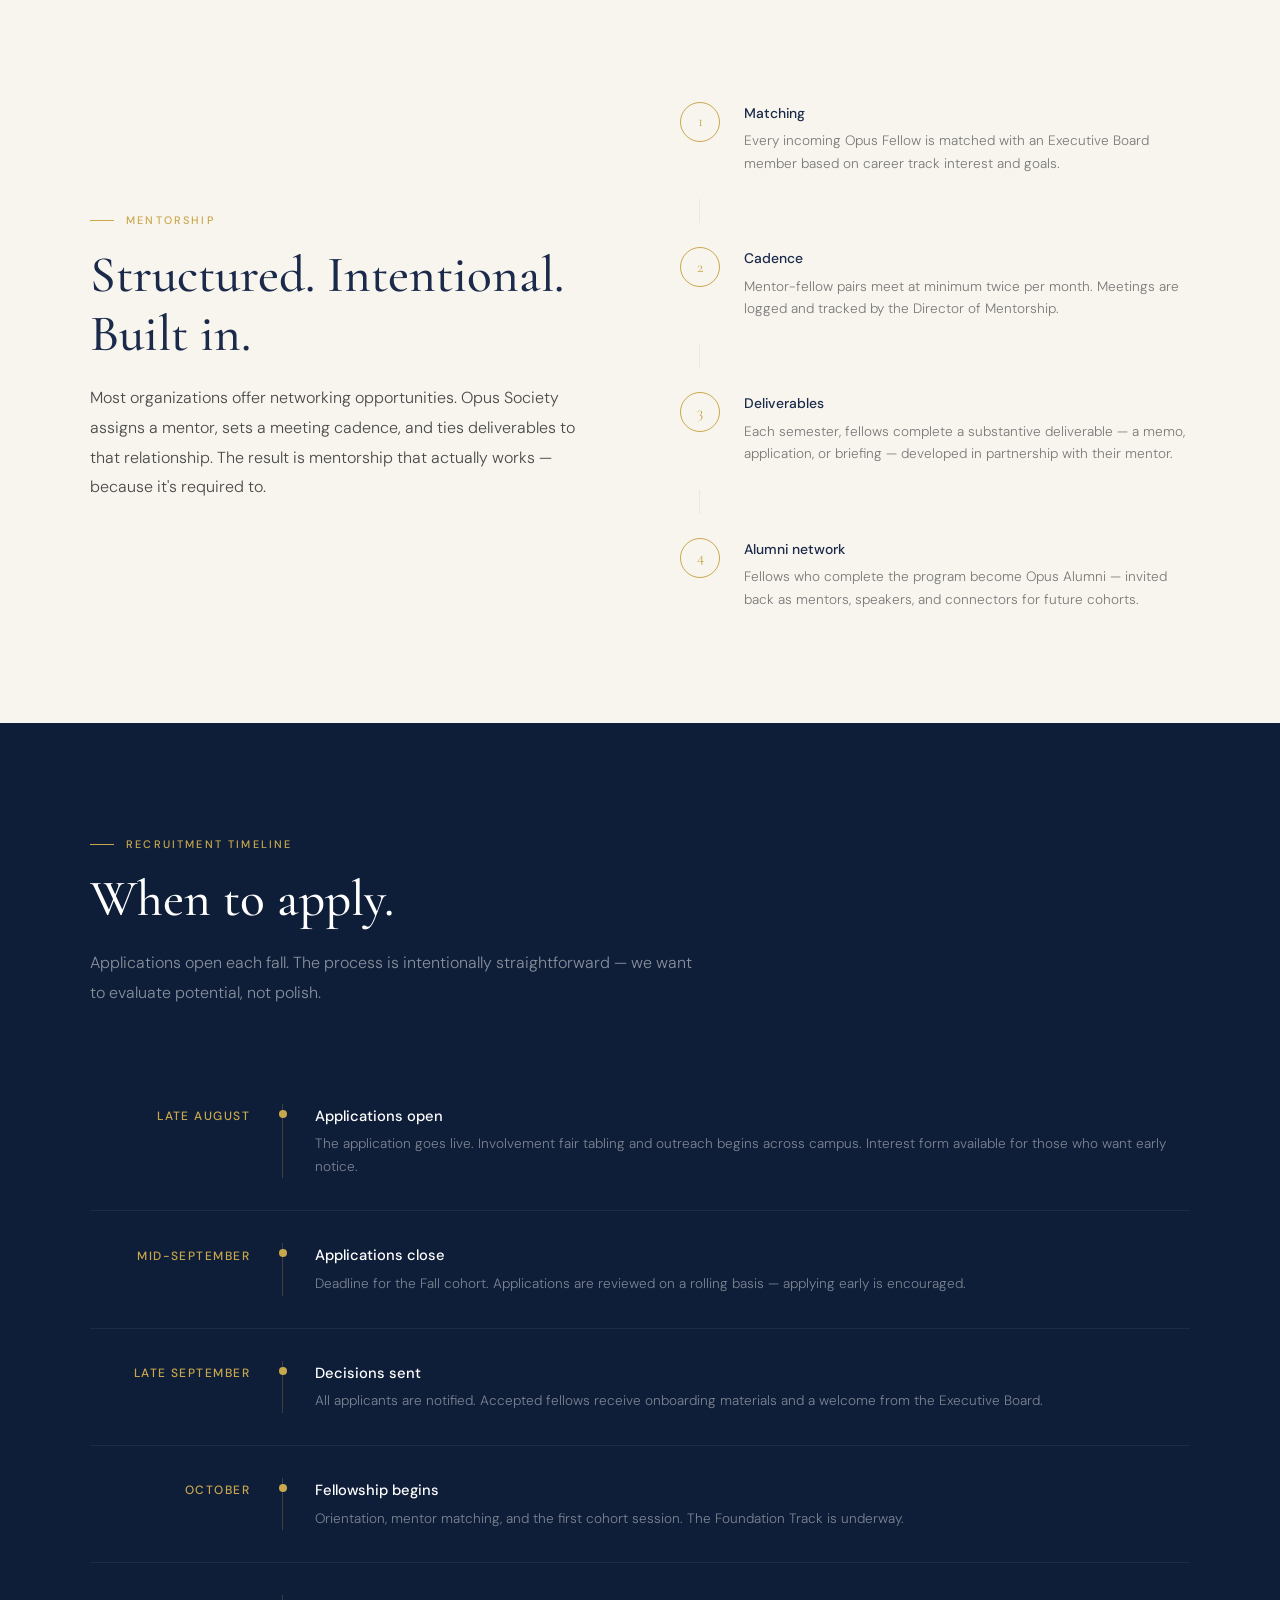
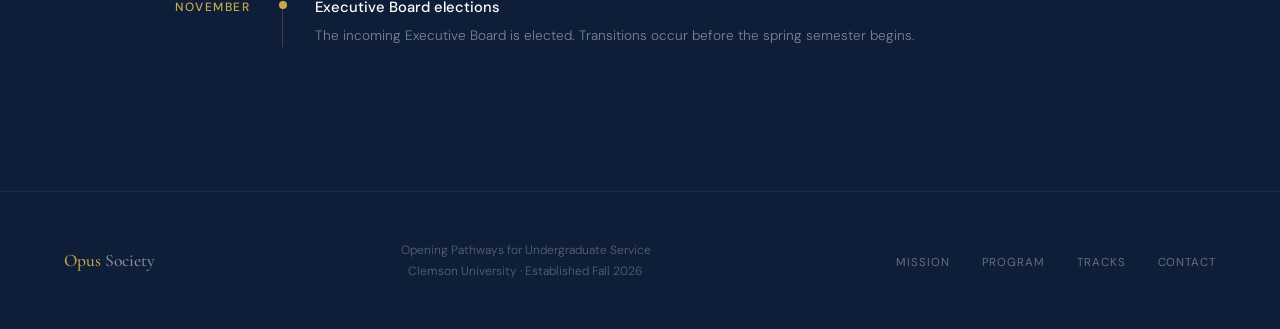
<file: program.html>
<!DOCTYPE html>
<html lang="en">
<head>
<meta charset="UTF-8">
<meta name="viewport" content="width=device-width, initial-scale=1.0">
<title>Program — Opus Society</title>
<link rel="stylesheet" href="_shared.css">
<style>
/* YEAR TRACKS */
.program-section { background: var(--white); }
.program-intro {
  max-width: 680px;
  margin-bottom: 5rem;
}
.year-blocks {
  display: grid;
  grid-template-columns: 1fr 1fr;
  gap: 2px;
  background: var(--cream-dark);
  margin-bottom: 2px;
}
.year-block {
  background: var(--white);
  padding: 3.5rem;
  position: relative;
  overflow: hidden;
}
.year-block::after {
  content: '';
  position: absolute;
  top: 0; left: 0;
  width: 100%; height: 3px;
  background: var(--gold);
}
.year-tag {
  font-size: 0.68rem;
  font-weight: 500;
  letter-spacing: 0.18em;
  text-transform: uppercase;
  color: var(--gold);
  margin-bottom: 0.75rem;
}
.year-block h3 {
  font-family: 'Cormorant Garamond', serif;
  font-size: 2rem;
  font-weight: 500;
  color: var(--navy);
  margin-bottom: 0.5rem;
}
.year-block .focus {
  font-size: 0.85rem;
  font-weight: 400;
  color: var(--text-light);
  font-style: italic;
  margin-bottom: 1.5rem;
  padding-bottom: 1.5rem;
  border-bottom: 1px solid var(--cream-dark);
}
.year-block p {
  font-size: 0.9rem;
  font-weight: 300;
  color: var(--text-mid);
  line-height: 1.8;
  margin-bottom: 1.75rem;
}
.program-items {
  list-style: none;
  display: flex;
  flex-direction: column;
  gap: 0.65rem;
}
.program-items li {
  font-size: 0.87rem;
  font-weight: 400;
  color: var(--text-mid);
  display: flex;
  gap: 0.75rem;
  align-items: flex-start;
  line-height: 1.55;
}
.program-items li::before {
  content: '–';
  color: var(--gold);
  flex-shrink: 0;
}

/* MENTORSHIP */
.mentorship-section { background: var(--cream); }
.mentorship-grid {
  display: grid;
  grid-template-columns: 1fr 1fr;
  gap: 5rem;
  align-items: center;
}
.mentorship-visual {
  display: flex;
  flex-direction: column;
  gap: 1.5rem;
}
.mentor-step {
  display: flex;
  gap: 1.5rem;
  align-items: flex-start;
}
.step-circle {
  width: 40px;
  height: 40px;
  border: 1px solid var(--gold);
  border-radius: 50%;
  display: flex;
  align-items: center;
  justify-content: center;
  font-family: 'Cormorant Garamond', serif;
  font-size: 1rem;
  color: var(--gold);
  flex-shrink: 0;
}
.step-content h4 {
  font-size: 0.87rem;
  font-weight: 500;
  color: var(--navy);
  margin-bottom: 0.3rem;
}
.step-content p {
  font-size: 0.85rem;
  font-weight: 300;
  color: var(--text-light);
  line-height: 1.65;
}
.step-connector {
  width: 1px;
  height: 24px;
  background: var(--cream-dark);
  margin-left: 19px;
}

/* TIMELINE */
.timeline-section { background: var(--navy-deep); }
.timeline-section .section-title { color: var(--white); }
.timeline-section .section-body { color: rgba(255,255,255,0.5); }
.timeline {
  margin-top: 4rem;
  display: flex;
  flex-direction: column;
  gap: 0;
}
.timeline-item {
  display: grid;
  grid-template-columns: 160px 1px 1fr;
  gap: 2rem;
  align-items: start;
  padding: 2rem 0;
  border-bottom: 1px solid rgba(255,255,255,0.06);
}
.timeline-item:last-child { border-bottom: none; }
.tl-month {
  font-size: 0.75rem;
  font-weight: 500;
  letter-spacing: 0.12em;
  text-transform: uppercase;
  color: var(--gold);
  padding-top: 0.15rem;
  text-align: right;
}
.tl-line {
  background: rgba(201,168,76,0.25);
  align-self: stretch;
  position: relative;
}
.tl-line::before {
  content: '';
  position: absolute;
  top: 6px; left: 50%;
  transform: translateX(-50%);
  width: 8px; height: 8px;
  background: var(--gold);
  border-radius: 50%;
}
.tl-content h4 {
  font-size: 0.92rem;
  font-weight: 500;
  color: var(--white);
  margin-bottom: 0.3rem;
}
.tl-content p {
  font-size: 0.85rem;
  font-weight: 300;
  color: rgba(255,255,255,0.45);
  line-height: 1.65;
}

@media (max-width: 900px) {
  .year-blocks { grid-template-columns: 1fr; }
  .mentorship-grid { grid-template-columns: 1fr; gap: 3rem; }
  .timeline-item { grid-template-columns: 100px 1px 1fr; gap: 1rem; }
}
</style>
</head>
<body>

<nav>
  <a href="index.html" class="nav-logo"><span class="nav-logo-accent">Opus</span> Society</a>
  <ul class="nav-links">
    <li><a href="mission.html">Mission</a></li>
    <li><a href="program.html" class="active">Program</a></li>
    <li><a href="tracks.html">Tracks</a></li>
    <li><a href="contact.html">Contact</a></li>
    <li><a href="https://docs.google.com/forms/d/e/1FAIpQLScOeD3cRGY1Q2A4zV4-ZsRsJ67yOEDKR7nTsvE-dXuQdyB-Yw/viewform?usp=dialog" target="_blank" class="nav-cta">Apply</a></li>
  </ul>
</nav>

<div class="page-hero">
  <div class="page-hero-grid"></div>
  <div class="page-hero-glow"></div>
  <div class="page-hero-content">
    <div class="page-hero-eyebrow">The fellowship</div>
    <h1>Two years.<br><em>One clear direction.</em></h1>
    <p class="page-hero-sub">A structured two-year program that moves from foundational professionalization to substantive career development — with mentorship built into every step.</p>
  </div>
</div>

<section class="program-section">
  <div class="section-inner">
    <div class="program-intro">
      <div class="section-label">Program structure</div>
      <h2 class="section-title">Two tracks. One fellowship.</h2>
      <p class="section-body">Each year of the Opus Society fellowship has a distinct programmatic focus. Year One builds the floor. Year Two builds the future.</p>
    </div>
    <div class="year-blocks">
      <div class="year-block">
        <div class="year-tag">Year One</div>
        <h3>Foundation Track</h3>
        <p class="focus">Building the professional floor.</p>
        <p>Fellows develop the skills, vocabulary, and awareness to compete for public service opportunities — regardless of major. By the end of Year One, every Opus Fellow knows what they're aiming for and has a concrete plan to get there.</p>
        <ul class="program-items">
          <li>Resume and LinkedIn tailored to government and policy roles</li>
          <li>Federal internship and fellowship pipeline overview</li>
          <li>Professional networking and communication skills</li>
          <li>Introduction to the DC career landscape and key institutions</li>
          <li>1-on-1 mentorship with an Executive Board member</li>
          <li>One substantive deliverable per semester</li>
        </ul>
      </div>
      <div class="year-block">
        <div class="year-tag">Year Two</div>
        <h3>Accelerator Track</h3>
        <p class="focus">Translating preparation into outcomes.</p>
        <p>Fellows develop a career niche, pursue competitive opportunities, and build a real professional network before junior year. Year Two is where the work of Year One becomes concrete — applications submitted, connections made, directions set.</p>
        <ul class="program-items">
          <li>Career track specialization and targeted mentorship</li>
          <li>Competitive fellowship application support (Truman, Rangel, Pickering, Udall)</li>
          <li>Policy memo and briefing document writing</li>
          <li>Alumni and professional speaker series</li>
          <li>Washington D.C. or state capital exposure trip (subject to funding)</li>
          <li>Capstone deliverable: policy brief or professional portfolio</li>
        </ul>
      </div>
    </div>
  </div>
</section>

<section class="mentorship-section">
  <div class="section-inner">
    <div class="mentorship-grid">
      <div>
        <div class="section-label">Mentorship</div>
        <h2 class="section-title">Structured. Intentional. Built in.</h2>
        <p class="section-body">Most organizations offer networking opportunities. Opus Society assigns a mentor, sets a meeting cadence, and ties deliverables to that relationship. The result is mentorship that actually works — because it's required to.</p>
      </div>
      <div class="mentorship-visual">
        <div class="mentor-step">
          <div class="step-circle">1</div>
          <div class="step-content">
            <h4>Matching</h4>
            <p>Every incoming Opus Fellow is matched with an Executive Board member based on career track interest and goals.</p>
          </div>
        </div>
        <div class="step-connector"></div>
        <div class="mentor-step">
          <div class="step-circle">2</div>
          <div class="step-content">
            <h4>Cadence</h4>
            <p>Mentor-fellow pairs meet at minimum twice per month. Meetings are logged and tracked by the Director of Mentorship.</p>
          </div>
        </div>
        <div class="step-connector"></div>
        <div class="mentor-step">
          <div class="step-circle">3</div>
          <div class="step-content">
            <h4>Deliverables</h4>
            <p>Each semester, fellows complete a substantive deliverable — a memo, application, or briefing — developed in partnership with their mentor.</p>
          </div>
        </div>
        <div class="step-connector"></div>
        <div class="mentor-step">
          <div class="step-circle">4</div>
          <div class="step-content">
            <h4>Alumni network</h4>
            <p>Fellows who complete the program become Opus Alumni — invited back as mentors, speakers, and connectors for future cohorts.</p>
          </div>
        </div>
      </div>
    </div>
  </div>
</section>

<section class="timeline-section">
  <div class="section-inner">
    <div class="section-label">Recruitment timeline</div>
    <h2 class="section-title">When to apply.</h2>
    <p class="section-body">Applications open each fall. The process is intentionally straightforward — we want to evaluate potential, not polish.</p>
    <div class="timeline">
      <div class="timeline-item">
        <div class="tl-month">Late August</div>
        <div class="tl-line"></div>
        <div class="tl-content">
          <h4>Applications open</h4>
          <p>The application goes live. Involvement fair tabling and outreach begins across campus. Interest form available for those who want early notice.</p>
        </div>
      </div>
      <div class="timeline-item">
        <div class="tl-month">Mid-September</div>
        <div class="tl-line"></div>
        <div class="tl-content">
          <h4>Applications close</h4>
          <p>Deadline for the Fall cohort. Applications are reviewed on a rolling basis — applying early is encouraged.</p>
        </div>
      </div>
      <div class="timeline-item">
        <div class="tl-month">Late September</div>
        <div class="tl-line"></div>
        <div class="tl-content">
          <h4>Decisions sent</h4>
          <p>All applicants are notified. Accepted fellows receive onboarding materials and a welcome from the Executive Board.</p>
        </div>
      </div>
      <div class="timeline-item">
        <div class="tl-month">October</div>
        <div class="tl-line"></div>
        <div class="tl-content">
          <h4>Fellowship begins</h4>
          <p>Orientation, mentor matching, and the first cohort session. The Foundation Track is underway.</p>
        </div>
      </div>
      <div class="timeline-item">
        <div class="tl-month">November</div>
        <div class="tl-line"></div>
        <div class="tl-content">
          <h4>Executive Board elections</h4>
          <p>The incoming Executive Board is elected. Transitions occur before the spring semester begins.</p>
        </div>
      </div>
    </div>
  </div>
</section>

<footer>
  <div class="footer-logo"><span>Opus</span> Society</div>
  <div class="footer-mid">Opening Pathways for Undergraduate Service<br>Clemson University · Established Fall 2026</div>
  <ul class="footer-links">
    <li><a href="mission.html">Mission</a></li>
    <li><a href="program.html">Program</a></li>
    <li><a href="tracks.html">Tracks</a></li>
    <li><a href="contact.html">Contact</a></li>
  </ul>
</footer>

</body>
</html>
</file>
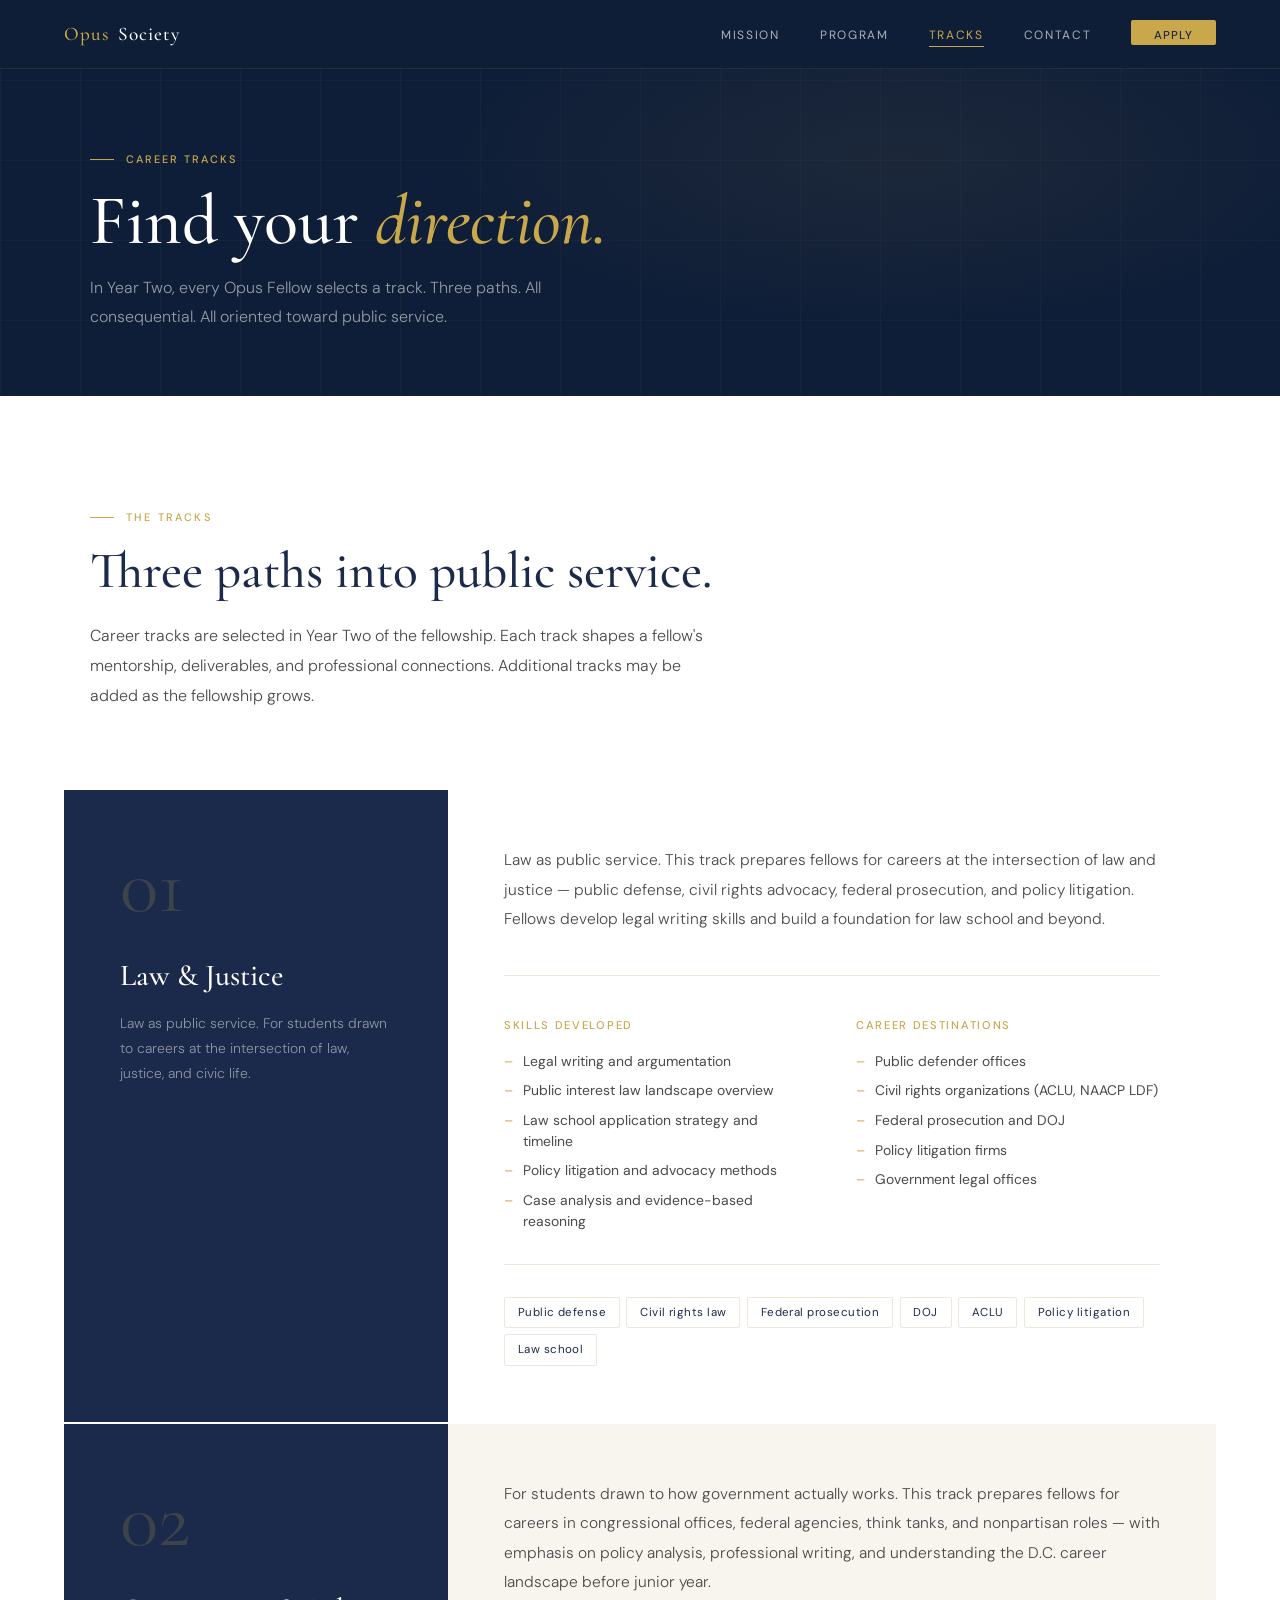
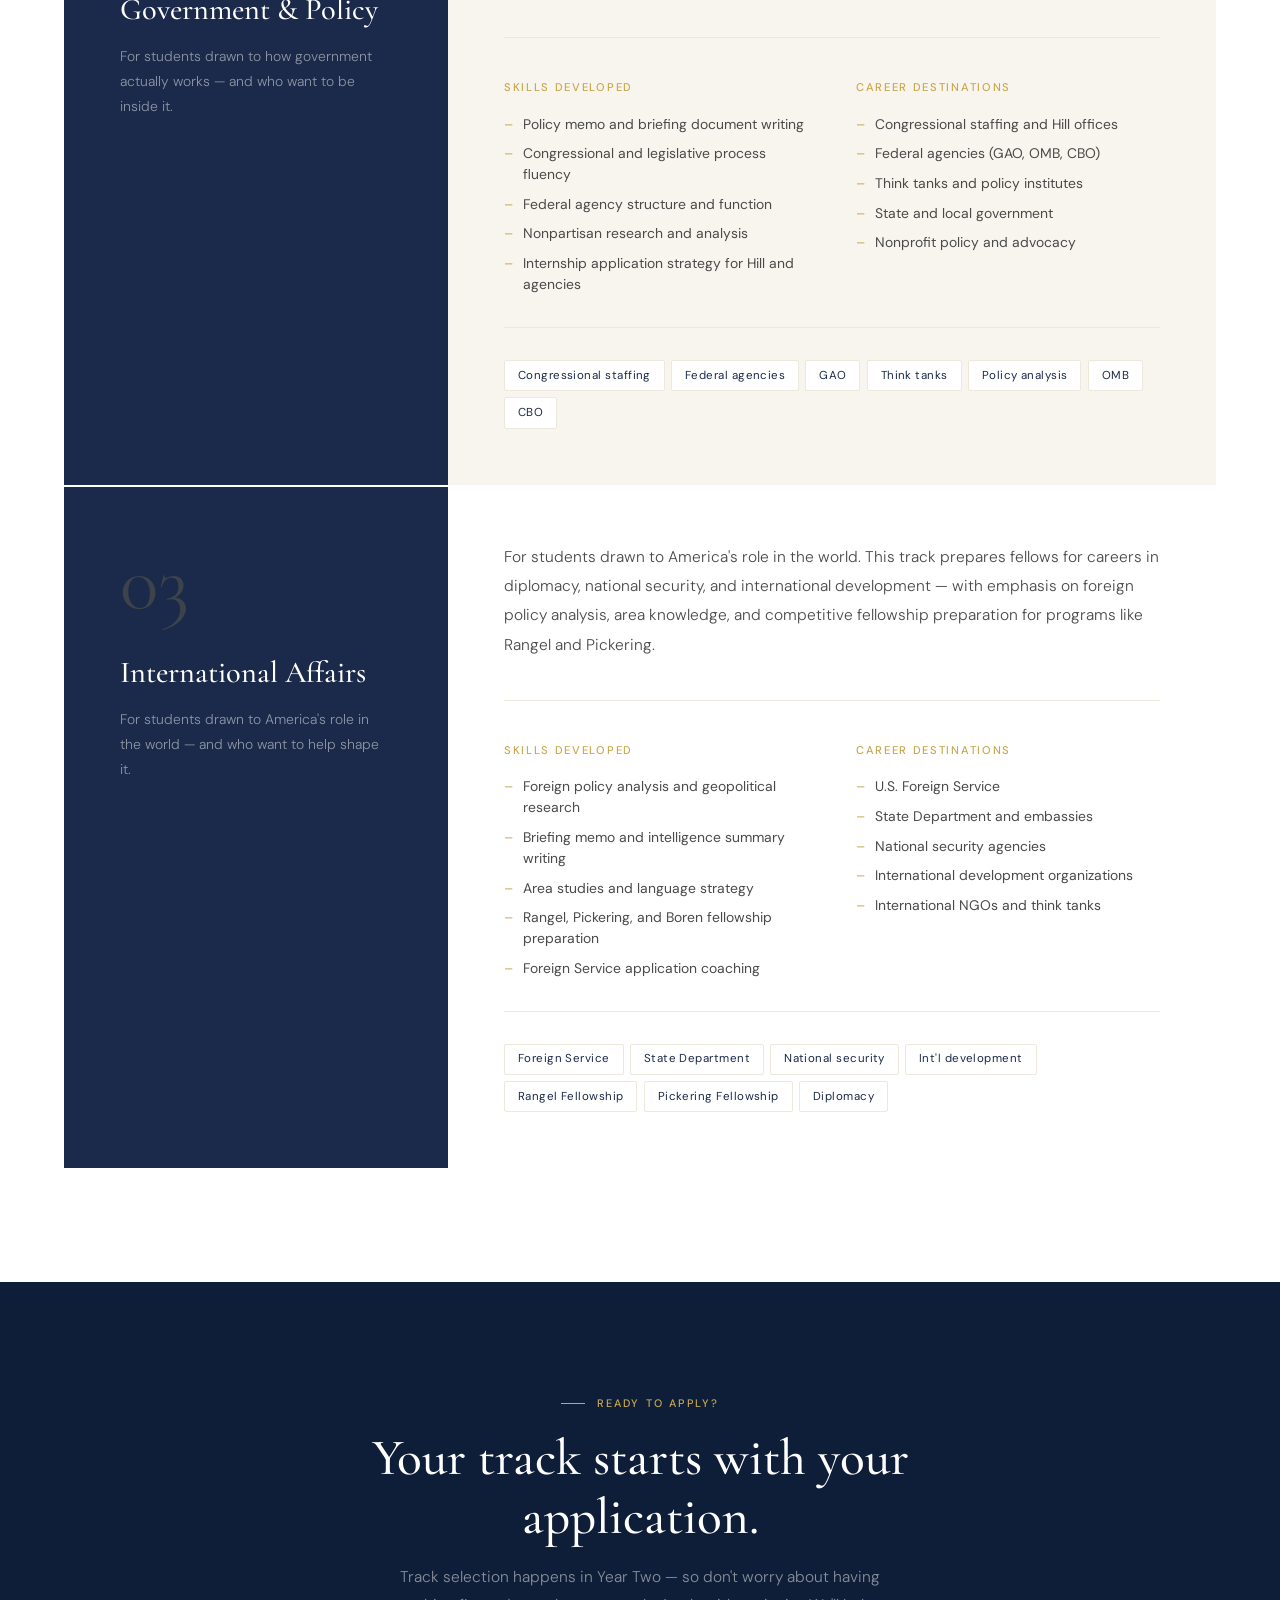
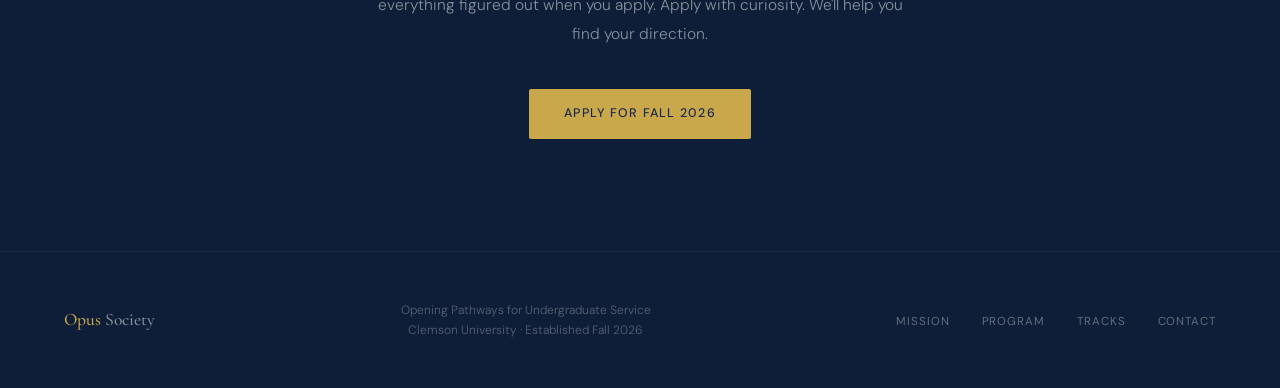
<file: tracks.html>
<!DOCTYPE html>
<html lang="en">
<head>
<meta charset="UTF-8">
<meta name="viewport" content="width=device-width, initial-scale=1.0">
<title>Career Tracks — Opus Society</title>
<link rel="stylesheet" href="_shared.css">
<style>
.tracks-section { background: var(--white); }
.tracks-intro { max-width: 640px; margin-bottom: 5rem; }
.track-full {
  margin-bottom: 2px;
  background: var(--cream);
  display: grid;
  grid-template-columns: 1fr 2fr;
}
.track-full:nth-child(even) { background: var(--white); }
.track-sidebar {
  background: var(--navy);
  padding: 3.5rem;
  display: flex;
  flex-direction: column;
  justify-content: space-between;
}
.track-num {
  font-family: 'Cormorant Garamond', serif;
  font-size: 5rem;
  font-weight: 400;
  color: rgba(201,168,76,0.2);
  line-height: 1;
  margin-bottom: 2rem;
}
.track-sidebar h3 {
  font-family: 'Cormorant Garamond', serif;
  font-size: 1.9rem;
  font-weight: 500;
  color: var(--white);
  line-height: 1.2;
  margin-bottom: 1rem;
}
.track-sidebar p {
  font-size: 0.87rem;
  font-weight: 300;
  color: rgba(255,255,255,0.5);
  line-height: 1.8;
}
.track-content {
  padding: 3.5rem;
}
.track-description {
  font-size: 0.97rem;
  font-weight: 300;
  color: var(--text-mid);
  line-height: 1.9;
  margin-bottom: 2.5rem;
  padding-bottom: 2.5rem;
  border-bottom: 1px solid var(--cream-dark);
}
.track-cols {
  display: grid;
  grid-template-columns: 1fr 1fr;
  gap: 3rem;
}
.track-col-label {
  font-size: 0.7rem;
  font-weight: 500;
  letter-spacing: 0.15em;
  text-transform: uppercase;
  color: var(--gold);
  margin-bottom: 1rem;
}
.track-list {
  list-style: none;
  display: flex;
  flex-direction: column;
  gap: 0.55rem;
}
.track-list li {
  font-size: 0.87rem;
  font-weight: 400;
  color: var(--text-mid);
  display: flex;
  gap: 0.6rem;
  align-items: flex-start;
  line-height: 1.5;
}
.track-list li::before { content: '–'; color: var(--gold); flex-shrink: 0; }
.tags-row {
  display: flex;
  flex-wrap: wrap;
  gap: 0.4rem;
  margin-top: 2rem;
  padding-top: 2rem;
  border-top: 1px solid var(--cream-dark);
}
.tag {
  font-size: 0.72rem;
  font-weight: 400;
  letter-spacing: 0.04em;
  color: var(--navy);
  border: 1px solid var(--cream-dark);
  background: var(--white);
  padding: 0.3rem 0.8rem;
  border-radius: 2px;
}

/* CTA */
.tracks-cta { background: var(--navy-deep); text-align: center; }
.tracks-cta .section-title { color: var(--white); }
.tracks-cta-body {
  font-size: 0.97rem;
  font-weight: 300;
  color: rgba(255,255,255,0.5);
  line-height: 1.85;
  max-width: 540px;
  margin: 0 auto 2.5rem;
}

@media (max-width: 900px) {
  .track-full { grid-template-columns: 1fr; }
  .track-cols { grid-template-columns: 1fr; gap: 2rem; }
}
</style>
</head>
<body>

<nav>
  <a href="index.html" class="nav-logo"><span class="nav-logo-accent">Opus</span> Society</a>
  <ul class="nav-links">
    <li><a href="mission.html">Mission</a></li>
    <li><a href="program.html">Program</a></li>
    <li><a href="tracks.html" class="active">Tracks</a></li>
    <li><a href="contact.html">Contact</a></li>
    <li><a href="https://docs.google.com/forms/d/e/1FAIpQLScOeD3cRGY1Q2A4zV4-ZsRsJ67yOEDKR7nTsvE-dXuQdyB-Yw/viewform?usp=dialog" target="_blank" class="nav-cta">Apply</a></li>
  </ul>
</nav>

<div class="page-hero">
  <div class="page-hero-grid"></div>
  <div class="page-hero-glow"></div>
  <div class="page-hero-content">
    <div class="page-hero-eyebrow">Career tracks</div>
    <h1>Find your <em>direction.</em></h1>
    <p class="page-hero-sub">In Year Two, every Opus Fellow selects a track. Three paths. All consequential. All oriented toward public service.</p>
  </div>
</div>

<section class="tracks-section">
  <div class="section-inner">
    <div class="tracks-intro">
      <div class="section-label">The tracks</div>
      <h2 class="section-title">Three paths into public service.</h2>
      <p class="section-body">Career tracks are selected in Year Two of the fellowship. Each track shapes a fellow's mentorship, deliverables, and professional connections. Additional tracks may be added as the fellowship grows.</p>
    </div>
  </div>

  <div class="track-full">
    <div class="track-sidebar">
      <div>
        <div class="track-num">01</div>
        <h3>Law &amp; Justice</h3>
        <p>Law as public service. For students drawn to careers at the intersection of law, justice, and civic life.</p>
      </div>
    </div>
    <div class="track-content">
      <p class="track-description">Law as public service. This track prepares fellows for careers at the intersection of law and justice — public defense, civil rights advocacy, federal prosecution, and policy litigation. Fellows develop legal writing skills and build a foundation for law school and beyond.</p>
      <div class="track-cols">
        <div>
          <div class="track-col-label">Skills developed</div>
          <ul class="track-list">
            <li>Legal writing and argumentation</li>
            <li>Public interest law landscape overview</li>
            <li>Law school application strategy and timeline</li>
            <li>Policy litigation and advocacy methods</li>
            <li>Case analysis and evidence-based reasoning</li>
          </ul>
        </div>
        <div>
          <div class="track-col-label">Career destinations</div>
          <ul class="track-list">
            <li>Public defender offices</li>
            <li>Civil rights organizations (ACLU, NAACP LDF)</li>
            <li>Federal prosecution and DOJ</li>
            <li>Policy litigation firms</li>
            <li>Government legal offices</li>
          </ul>
        </div>
      </div>
      <div class="tags-row">
        <span class="tag">Public defense</span>
        <span class="tag">Civil rights law</span>
        <span class="tag">Federal prosecution</span>
        <span class="tag">DOJ</span>
        <span class="tag">ACLU</span>
        <span class="tag">Policy litigation</span>
        <span class="tag">Law school</span>
      </div>
    </div>
  </div>

  <div class="track-full">
    <div class="track-sidebar">
      <div>
        <div class="track-num">02</div>
        <h3>Government &amp; Policy</h3>
        <p>For students drawn to how government actually works — and who want to be inside it.</p>
      </div>
    </div>
    <div class="track-content">
      <p class="track-description">For students drawn to how government actually works. This track prepares fellows for careers in congressional offices, federal agencies, think tanks, and nonpartisan roles — with emphasis on policy analysis, professional writing, and understanding the D.C. career landscape before junior year.</p>
      <div class="track-cols">
        <div>
          <div class="track-col-label">Skills developed</div>
          <ul class="track-list">
            <li>Policy memo and briefing document writing</li>
            <li>Congressional and legislative process fluency</li>
            <li>Federal agency structure and function</li>
            <li>Nonpartisan research and analysis</li>
            <li>Internship application strategy for Hill and agencies</li>
          </ul>
        </div>
        <div>
          <div class="track-col-label">Career destinations</div>
          <ul class="track-list">
            <li>Congressional staffing and Hill offices</li>
            <li>Federal agencies (GAO, OMB, CBO)</li>
            <li>Think tanks and policy institutes</li>
            <li>State and local government</li>
            <li>Nonprofit policy and advocacy</li>
          </ul>
        </div>
      </div>
      <div class="tags-row">
        <span class="tag">Congressional staffing</span>
        <span class="tag">Federal agencies</span>
        <span class="tag">GAO</span>
        <span class="tag">Think tanks</span>
        <span class="tag">Policy analysis</span>
        <span class="tag">OMB</span>
        <span class="tag">CBO</span>
      </div>
    </div>
  </div>

  <div class="track-full">
    <div class="track-sidebar">
      <div>
        <div class="track-num">03</div>
        <h3>International Affairs</h3>
        <p>For students drawn to America's role in the world — and who want to help shape it.</p>
      </div>
    </div>
    <div class="track-content">
      <p class="track-description">For students drawn to America's role in the world. This track prepares fellows for careers in diplomacy, national security, and international development — with emphasis on foreign policy analysis, area knowledge, and competitive fellowship preparation for programs like Rangel and Pickering.</p>
      <div class="track-cols">
        <div>
          <div class="track-col-label">Skills developed</div>
          <ul class="track-list">
            <li>Foreign policy analysis and geopolitical research</li>
            <li>Briefing memo and intelligence summary writing</li>
            <li>Area studies and language strategy</li>
            <li>Rangel, Pickering, and Boren fellowship preparation</li>
            <li>Foreign Service application coaching</li>
          </ul>
        </div>
        <div>
          <div class="track-col-label">Career destinations</div>
          <ul class="track-list">
            <li>U.S. Foreign Service</li>
            <li>State Department and embassies</li>
            <li>National security agencies</li>
            <li>International development organizations</li>
            <li>International NGOs and think tanks</li>
          </ul>
        </div>
      </div>
      <div class="tags-row">
        <span class="tag">Foreign Service</span>
        <span class="tag">State Department</span>
        <span class="tag">National security</span>
        <span class="tag">Int'l development</span>
        <span class="tag">Rangel Fellowship</span>
        <span class="tag">Pickering Fellowship</span>
        <span class="tag">Diplomacy</span>
      </div>
    </div>
  </div>
</section>

<section class="tracks-cta">
  <div class="section-inner" style="text-align:center;">
    <div class="section-label" style="justify-content:center;">
      <span>Ready to apply?</span>
    </div>
    <h2 class="section-title" style="color:var(--white); max-width:560px; margin:0 auto 1rem;">Your track starts with your application.</h2>
    <p class="tracks-cta-body">Track selection happens in Year Two — so don't worry about having everything figured out when you apply. Apply with curiosity. We'll help you find your direction.</p>
    <a href="https://docs.google.com/forms/d/e/1FAIpQLScOeD3cRGY1Q2A4zV4-ZsRsJ67yOEDKR7nTsvE-dXuQdyB-Yw/viewform?usp=dialog" target="_blank" class="btn-primary">Apply for Fall 2026</a>
  </div>
</section>

<footer>
  <div class="footer-logo"><span>Opus</span> Society</div>
  <div class="footer-mid">Opening Pathways for Undergraduate Service<br>Clemson University · Established Fall 2026</div>
  <ul class="footer-links">
    <li><a href="mission.html">Mission</a></li>
    <li><a href="program.html">Program</a></li>
    <li><a href="tracks.html">Tracks</a></li>
    <li><a href="contact.html">Contact</a></li>
  </ul>
</footer>

</body>
</html>
</file>
<file: _shared.css>
@import url('https://fonts.googleapis.com/css2?family=Cormorant+Garamond:ital,wght@0,400;0,500;0,600;1,400;1,500&family=DM+Sans:wght@300;400;500&display=swap');

*, *::before, *::after { box-sizing: border-box; margin: 0; padding: 0; }

:root {
  --navy: #1B2A4A;
  --navy-deep: #0F1E38;
  --navy-mid: #243660;
  --gold: #C9A84C;
  --gold-light: #E8D49A;
  --gold-dim: rgba(201,168,76,0.18);
  --cream: #F8F5EE;
  --cream-dark: #EDE8DC;
  --text: #1a1a1a;
  --text-mid: #4a4a4a;
  --text-light: #7a7a7a;
  --white: #ffffff;
  --rule: rgba(0,0,0,0.08);
}

html { scroll-behavior: smooth; }

body {
  font-family: 'DM Sans', sans-serif;
  background: var(--cream);
  color: var(--text);
  line-height: 1.7;
  overflow-x: hidden;
}

/* ── NAV ── */
nav {
  position: fixed;
  top: 0; left: 0; right: 0;
  z-index: 200;
  display: flex;
  align-items: center;
  justify-content: space-between;
  padding: 1.1rem 4rem;
  background: rgba(15, 30, 56, 0.97);
  backdrop-filter: blur(10px);
  border-bottom: 1px solid rgba(201,168,76,0.12);
}

.nav-logo {
  font-family: 'Cormorant Garamond', serif;
  font-size: 1.2rem;
  font-weight: 500;
  color: var(--white);
  letter-spacing: 0.06em;
  text-decoration: none;
  display: flex;
  align-items: center;
  gap: 0.5rem;
}

.nav-logo-accent { color: var(--gold); }

.nav-links {
  display: flex;
  align-items: center;
  gap: 2.5rem;
  list-style: none;
}

.nav-links a {
  font-size: 0.75rem;
  font-weight: 400;
  letter-spacing: 0.14em;
  text-transform: uppercase;
  color: rgba(255,255,255,0.65);
  text-decoration: none;
  transition: color 0.2s;
  position: relative;
  padding-bottom: 2px;
}

.nav-links a:hover { color: var(--gold); }

.nav-links a.active {
  color: var(--gold);
}

.nav-links a.active::after {
  content: '';
  position: absolute;
  bottom: -2px; left: 0; right: 0;
  height: 1px;
  background: var(--gold);
}

.nav-cta {
  font-size: 0.72rem !important;
  font-weight: 500 !important;
  color: var(--navy) !important;
  background: var(--gold);
  padding: 0.5rem 1.4rem;
  border-radius: 2px;
  text-decoration: none;
  transition: background 0.2s;
  letter-spacing: 0.1em !important;
}

.nav-cta:hover { background: var(--gold-light) !important; color: var(--navy) !important; }
.nav-cta.active::after { display: none !important; }

/* ── BUTTONS ── */
.btn-primary {
  display: inline-block;
  font-size: 0.78rem;
  font-weight: 500;
  letter-spacing: 0.1em;
  text-transform: uppercase;
  color: var(--navy);
  background: var(--gold);
  padding: 0.9rem 2.2rem;
  border-radius: 2px;
  text-decoration: none;
  transition: background 0.2s;
}
.btn-primary:hover { background: var(--gold-light); }

.btn-ghost {
  display: inline-flex;
  align-items: center;
  gap: 0.5rem;
  font-size: 0.78rem;
  font-weight: 400;
  letter-spacing: 0.1em;
  text-transform: uppercase;
  color: rgba(255,255,255,0.65);
  text-decoration: none;
  transition: color 0.2s;
}
.btn-ghost:hover { color: var(--white); }
.btn-ghost::after { content: '→'; }

.btn-outline {
  display: inline-block;
  font-size: 0.78rem;
  font-weight: 500;
  letter-spacing: 0.1em;
  text-transform: uppercase;
  color: var(--navy);
  border: 1px solid var(--navy);
  padding: 0.85rem 2rem;
  border-radius: 2px;
  text-decoration: none;
  transition: background 0.2s, color 0.2s;
}
.btn-outline:hover { background: var(--navy); color: var(--white); }

/* ── SECTION BASE ── */
section { padding: 7rem 4rem; }

.section-inner {
  max-width: 1100px;
  margin: 0 auto;
}

.section-label {
  font-size: 0.68rem;
  font-weight: 500;
  letter-spacing: 0.2em;
  text-transform: uppercase;
  color: var(--gold);
  margin-bottom: 1rem;
  display: flex;
  align-items: center;
  gap: 0.75rem;
}
.section-label::before {
  content: '';
  display: block;
  width: 24px;
  height: 1px;
  background: var(--gold);
}

.section-title {
  font-family: 'Cormorant Garamond', serif;
  font-size: clamp(2.2rem, 4vw, 3.2rem);
  font-weight: 500;
  line-height: 1.15;
  color: var(--navy);
  margin-bottom: 1.25rem;
}

.section-body {
  font-size: 1rem;
  font-weight: 300;
  color: var(--text-mid);
  max-width: 620px;
  line-height: 1.85;
}

/* ── PAGE HERO (inner pages) ── */
.page-hero {
  min-height: 44vh;
  background: var(--navy-deep);
  display: flex;
  align-items: flex-end;
  padding: 8rem 4rem 4rem;
  position: relative;
  overflow: hidden;
}

.page-hero-grid {
  position: absolute;
  top: 0; left: 0; right: 0; bottom: 0;
  background-image:
    linear-gradient(rgba(201,168,76,0.04) 1px, transparent 1px),
    linear-gradient(90deg, rgba(201,168,76,0.04) 1px, transparent 1px);
  background-size: 80px 80px;
}

.page-hero-glow {
  position: absolute;
  top: 0; left: 0; right: 0; bottom: 0;
  background: radial-gradient(ellipse 50% 60% at 70% 40%, rgba(201,168,76,0.07) 0%, transparent 70%);
}

.page-hero-content {
  position: relative;
  z-index: 1;
  max-width: 1100px;
  width: 100%;
  margin: 0 auto;
}

.page-hero-eyebrow {
  font-size: 0.68rem;
  font-weight: 500;
  letter-spacing: 0.18em;
  text-transform: uppercase;
  color: var(--gold);
  margin-bottom: 1rem;
  display: flex;
  align-items: center;
  gap: 0.75rem;
}
.page-hero-eyebrow::before {
  content: '';
  display: block;
  width: 24px;
  height: 1px;
  background: var(--gold);
}

.page-hero h1 {
  font-family: 'Cormorant Garamond', serif;
  font-size: clamp(2.8rem, 5.5vw, 4.5rem);
  font-weight: 500;
  line-height: 1.05;
  color: var(--white);
  margin-bottom: 1rem;
}

.page-hero h1 em {
  font-style: italic;
  color: var(--gold);
}

.page-hero-sub {
  font-size: 1rem;
  font-weight: 300;
  color: rgba(255,255,255,0.55);
  max-width: 560px;
  line-height: 1.8;
}

/* ── FOOTER ── */
footer {
  background: var(--navy-deep);
  border-top: 1px solid rgba(255,255,255,0.06);
  padding: 3rem 4rem;
  display: flex;
  align-items: center;
  justify-content: space-between;
}

.footer-logo {
  font-family: 'Cormorant Garamond', serif;
  font-size: 1.1rem;
  font-weight: 500;
  color: rgba(255,255,255,0.5);
}
.footer-logo span { color: var(--gold); }

.footer-mid {
  font-size: 0.75rem;
  font-weight: 300;
  color: rgba(255,255,255,0.3);
  text-align: center;
  line-height: 1.7;
}

.footer-links {
  display: flex;
  gap: 2rem;
  list-style: none;
}
.footer-links a {
  font-size: 0.72rem;
  font-weight: 400;
  letter-spacing: 0.08em;
  text-transform: uppercase;
  color: rgba(255,255,255,0.35);
  text-decoration: none;
  transition: color 0.2s;
}
.footer-links a:hover { color: var(--gold); }

/* ── ANIMATIONS ── */
@keyframes fadeUp {
  from { opacity: 0; transform: translateY(20px); }
  to   { opacity: 1; transform: translateY(0); }
}

.fade-up {
  opacity: 0;
  animation: fadeUp 0.75s forwards ease-out;
}

/* ── RESPONSIVE ── */
@media (max-width: 900px) {
  nav { padding: 1rem 1.5rem; }
  .nav-links li:not(:last-child) { display: none; }
  section { padding: 5rem 1.5rem; }
  .page-hero { padding: 7rem 1.5rem 3rem; }
  footer { flex-direction: column; gap: 1.5rem; text-align: center; padding: 2.5rem 1.5rem; }
  .footer-links { flex-wrap: wrap; justify-content: center; }
}
</file>
